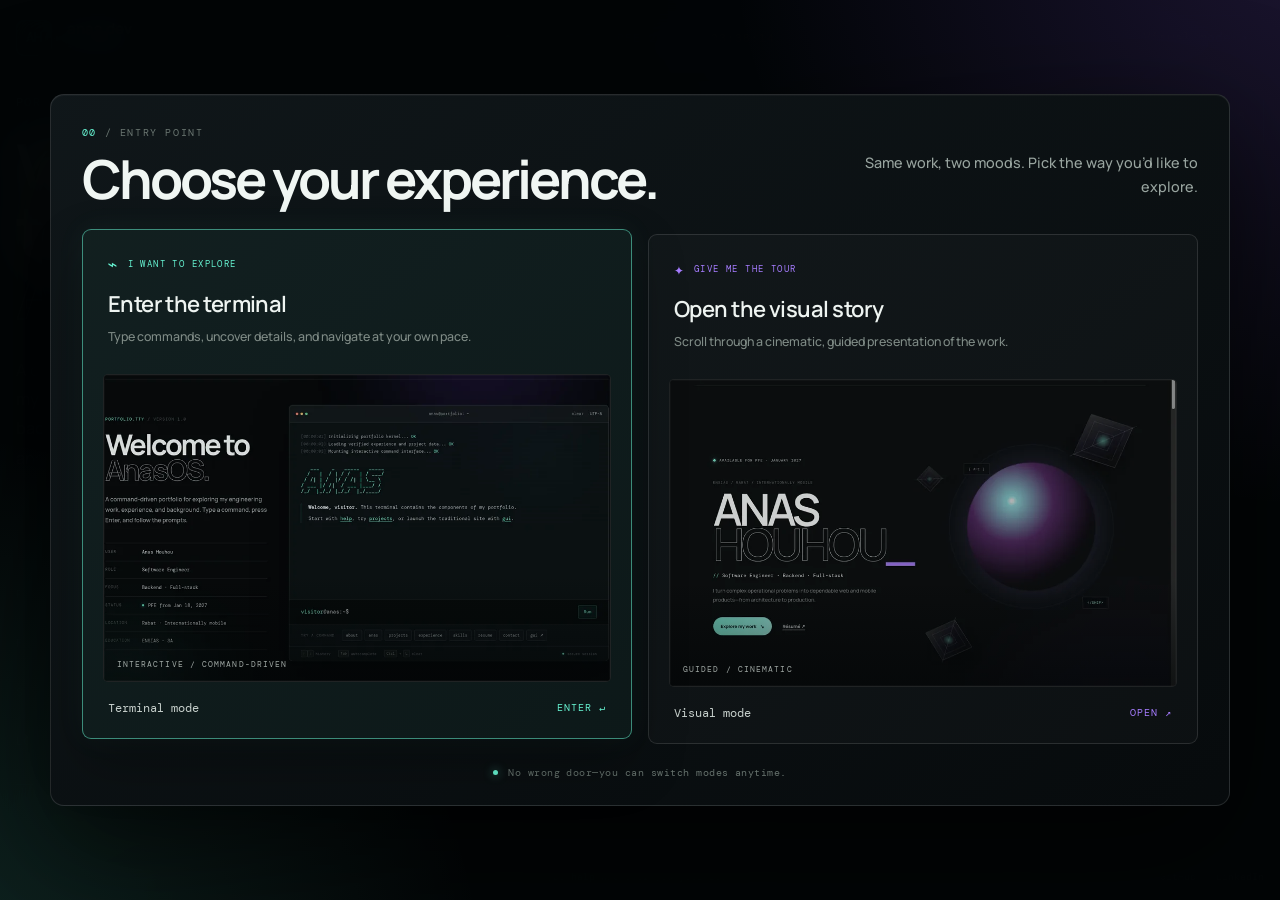
<file: index.html>
<!doctype html>
<html lang="en">
  <head>
    <meta charset="utf-8">
    <meta name="viewport" content="width=device-width, initial-scale=1">
    <meta name="description" content="Interactive terminal portfolio of Anas Houhou — ENSIAS software engineering student seeking a six-month PFE from January 2027.">
    <meta name="theme-color" content="#080b0d">
    <meta property="og:title" content="Anas Houhou — Interactive Terminal Portfolio">
    <meta property="og:description" content="Explore Anas Houhou’s software engineering work through an interactive terminal.">
    <meta property="og:type" content="website">
    <meta property="og:url" content="https://skur-the-plug.github.io/">
    <title>Anas Houhou — Terminal Portfolio</title>
    <link rel="icon" href="favicon.svg" type="image/svg+xml">
    <link rel="preconnect" href="https://fonts.googleapis.com">
    <link rel="preconnect" href="https://fonts.gstatic.com" crossorigin>
    <link href="https://fonts.googleapis.com/css2?family=DM+Mono:wght@300;400;500&family=Manrope:wght@500;600;700&display=swap" rel="stylesheet">
    <script>
      (() => {
        try {
          const mode = new URLSearchParams(window.location.search).get('mode');
          if (mode === 'terminal') sessionStorage.setItem('anas-portfolio-mode', 'terminal');
          if (!sessionStorage.getItem('anas-portfolio-mode')) document.documentElement.classList.add('mode-choice-open');
        } catch {
          document.documentElement.classList.add('mode-choice-open');
        }
      })();
    </script>
    <link rel="stylesheet" href="styles.css">
    <script src="script.js" defer></script>
  </head>
  <body>
    <a class="skip-link" href="#terminal-input">Skip to terminal</a>
    <div class="noise" aria-hidden="true"></div>
    <div class="glow glow-one" aria-hidden="true"></div>
    <div class="glow glow-two" aria-hidden="true"></div>

    <section class="mode-chooser" id="mode-chooser" role="dialog" aria-modal="true" aria-labelledby="mode-chooser-title" aria-describedby="mode-chooser-copy">
      <div class="mode-chooser-panel">
        <header class="mode-chooser-heading">
          <p><span>00</span> / ENTRY POINT</p>
          <h2 id="mode-chooser-title">Choose your experience.</h2>
          <p id="mode-chooser-copy">Same work, two moods. Pick the way you’d like to explore.</p>
        </header>

        <div class="mode-options">
          <a class="mode-option mode-option-terminal" href="?mode=terminal" data-mode-choice="terminal">
            <div class="mode-option-copy">
              <div><span>⌁</span><p>I WANT TO EXPLORE</p></div>
              <h3>Enter the terminal</h3>
              <p>Type commands, uncover details, and navigate at your own pace.</p>
            </div>
            <figure>
              <img src="assets/mode-terminal.webp" width="960" height="666" alt="Preview of the interactive terminal portfolio">
              <span aria-hidden="true">INTERACTIVE / COMMAND-DRIVEN</span>
            </figure>
            <div class="mode-option-action"><span>Terminal mode</span><b aria-hidden="true">ENTER ↵</b></div>
          </a>

          <a class="mode-option mode-option-visual" href="gui.html" data-mode-choice="visual">
            <div class="mode-option-copy">
              <div><span>✦</span><p>GIVE ME THE TOUR</p></div>
              <h3>Open the visual story</h3>
              <p>Scroll through a cinematic, guided presentation of the work.</p>
            </div>
            <figure>
              <img src="assets/mode-visual.webp" width="960" height="666" alt="Preview of the cinematic visual portfolio">
              <span aria-hidden="true">GUIDED / CINEMATIC</span>
            </figure>
            <div class="mode-option-action"><span>Visual mode</span><b aria-hidden="true">OPEN ↗</b></div>
          </a>
        </div>

        <p class="mode-chooser-note"><i aria-hidden="true"></i> No wrong door—you can switch modes anytime.</p>
      </div>
    </section>

    <header class="topbar">
      <a class="identity" href="/" aria-label="Anas Houhou terminal home">
        <span class="identity-mark">AH</span>
        <span class="identity-copy"><strong>anas.dev</strong><small>interactive portfolio</small></span>
      </a>
      <div class="system-meta" aria-label="System status">
        <span><i></i> AVAILABLE / PFE 2027</span>
        <span class="system-clock" id="clock">--:--:--</span>
      </div>
      <a class="gui-link" href="gui.html">Visual mode <span aria-hidden="true">↗</span></a>
    </header>

    <main class="page-shell">
      <section class="welcome" aria-labelledby="welcome-title">
        <div class="welcome-copy">
          <p class="overline"><span>PORTFOLIO.TTY</span> / VERSION 1.0</p>
          <h1 id="welcome-title">Welcome to<br><em>AnasOS.</em></h1>
          <p class="welcome-text">A command-driven portfolio for exploring my engineering work, experience, and background. Type a command, press Enter, and follow the prompts.</p>
        </div>
        <dl class="profile-facts">
          <div><dt>USER</dt><dd>Anas Houhou</dd></div>
          <div><dt>ROLE</dt><dd>Software Engineer</dd></div>
          <div><dt>FOCUS</dt><dd>Backend · Full-stack</dd></div>
          <div><dt>STATUS</dt><dd><i></i> PFE from Jan 18, 2027</dd></div>
          <div><dt>LOCATION</dt><dd>Rabat · Internationally mobile</dd></div>
          <div><dt>EDUCATION</dt><dd>ENSIAS · 3A</dd></div>
        </dl>
      </section>

      <section class="terminal" aria-label="Interactive portfolio terminal">
        <div class="terminal-chrome">
          <div class="window-dots" aria-hidden="true"><i></i><i></i><i></i></div>
          <span>anas@portfolio: ~</span>
          <div class="terminal-actions"><button type="button" data-command="clear">clear</button><span>UTF-8</span></div>
        </div>

        <div class="terminal-output" id="terminal-output" role="log" aria-live="polite" aria-relevant="additions">
          <div class="boot-block">
            <p><span class="dim">[00:00:01]</span> Initializing portfolio kernel... <strong class="ok">OK</strong></p>
            <p><span class="dim">[00:00:02]</span> Loading verified experience and project data... <strong class="ok">OK</strong></p>
            <p><span class="dim">[00:00:03]</span> Mounting interactive command interface... <strong class="ok">OK</strong></p>
          </div>
          <pre class="ascii" aria-label="Anas Houhou">   ___    _   _____   _____
  /   |  / | / /   | / ___/
 / /| | /  |/ / /| | \__ \
/ ___ |/ /|  / ___ |___/ /
/_/  |_/_/ |_/_/  |_/____/  </pre>
          <div class="system-welcome">
            <p><strong>Welcome, visitor.</strong> This terminal contains the components of my portfolio.</p>
            <p>Start with <button class="inline-command" type="button" data-command="help">help</button>, try <button class="inline-command" type="button" data-command="projects">projects</button>, or launch the traditional site with <button class="inline-command" type="button" data-command="gui">gui</button>.</p>
          </div>
        </div>

        <form class="terminal-form" id="terminal-form" autocomplete="off">
          <label for="terminal-input"><span>visitor</span>@anas:~$</label>
          <input id="terminal-input" name="command" type="text" inputmode="text" autocapitalize="off" autocomplete="off" spellcheck="false" aria-describedby="input-hint">
          <span class="input-cursor" aria-hidden="true"></span>
          <button type="submit">Run</button>
        </form>

        <div class="command-deck" id="input-hint">
          <span>TRY A COMMAND</span>
          <div>
            <button type="button" data-command="about">about</button>
            <button type="button" data-command="anas">anas</button>
            <button type="button" data-command="projects">projects</button>
            <button type="button" data-command="experience">experience</button>
            <button type="button" data-command="skills">skills</button>
            <button type="button" data-command="resume">resume</button>
            <button type="button" data-command="contact">contact</button>
            <button type="button" data-command="gui">gui ↗</button>
          </div>
        </div>

        <div class="terminal-footer">
          <span><kbd>↑</kbd><kbd>↓</kbd> history</span>
          <span><kbd>Tab</kbd> autocomplete</span>
          <span><kbd>Ctrl</kbd> + <kbd>L</kbd> clear</span>
          <span class="connection"><i></i> secure session</span>
        </div>
      </section>
    </main>

    <dialog class="identity-probe" id="identity-probe" aria-labelledby="probe-title">
      <div class="probe-shell">
        <header class="probe-header">
          <div><i aria-hidden="true"></i><span>IDENTITY_PROBE.EXE</span></div>
          <span class="probe-live"><i aria-hidden="true"></i> LIVE LOOP</span>
          <button class="probe-close" id="probe-close" type="button" aria-label="Close identity probe">ESC&nbsp; ×</button>
        </header>

        <div class="probe-grid">
          <div class="probe-visual">
            <video id="anas-ascii-video" muted loop playsinline preload="none" data-poster="assets/anas-ascii-poster.jpg" aria-label="Rotating ASCII portrait of Anas Houhou">
              <source data-src="assets/anas-ascii.mp4" type="video/mp4">
            </video>
            <span class="probe-tint" aria-hidden="true"></span>
            <span class="probe-scan" aria-hidden="true"></span>
            <span class="probe-corner probe-corner-tl" aria-hidden="true"></span>
            <span class="probe-corner probe-corner-tr" aria-hidden="true"></span>
            <span class="probe-corner probe-corner-bl" aria-hidden="true"></span>
            <span class="probe-corner probe-corner-br" aria-hidden="true"></span>
            <span class="probe-axis" aria-hidden="true">Y-AXIS / 360°</span>
            <span class="probe-frame-count" id="probe-frame-count" aria-hidden="true">FRAME 000</span>
          </div>

          <aside class="probe-profile">
            <p class="probe-overline">PERSONNEL RECORD / 01</p>
            <h2 id="probe-title">ANAS<br>HOUHOU</h2>
            <p class="probe-intro">The face behind the terminal. Software engineering student at ENSIAS, building backend and full-stack systems from requirements to production.</p>
            <dl>
              <div><dt>CLASS</dt><dd>SOFTWARE ENG.</dd></div>
              <div><dt>BASE</dt><dd>RABAT, MA</dd></div>
              <div><dt>RENDER</dt><dd>ASCII / 30 FPS</dd></div>
              <div><dt>ROTATION</dt><dd>VERTICAL AXIS</dd></div>
              <div><dt>STATUS</dt><dd class="success">AVAILABLE · PFE 2027</dd></div>
            </dl>
            <div class="probe-wave" aria-hidden="true"><i></i><i></i><i></i><i></i><i></i><i></i><i></i><i></i><i></i><i></i><i></i><i></i></div>
            <div class="probe-controls">
              <button id="probe-toggle" type="button">PAUSE STREAM</button>
              <button id="probe-return" type="button">RETURN TO TERMINAL</button>
            </div>
          </aside>
        </div>
      </div>
    </dialog>

    <footer class="site-footer">
      <span>© <span id="year"></span> Anas Houhou</span>
      <span>Type <button type="button" data-command="help">help</button> whenever you feel lost.</span>
      <div><a href="https://github.com/skur-the-plug" target="_blank" rel="noopener">GitHub</a><a href="https://ma.linkedin.com/in/anas-houhou-27b7081b3/" target="_blank" rel="noopener">LinkedIn</a></div>
    </footer>
  </body>
</html>
</file>
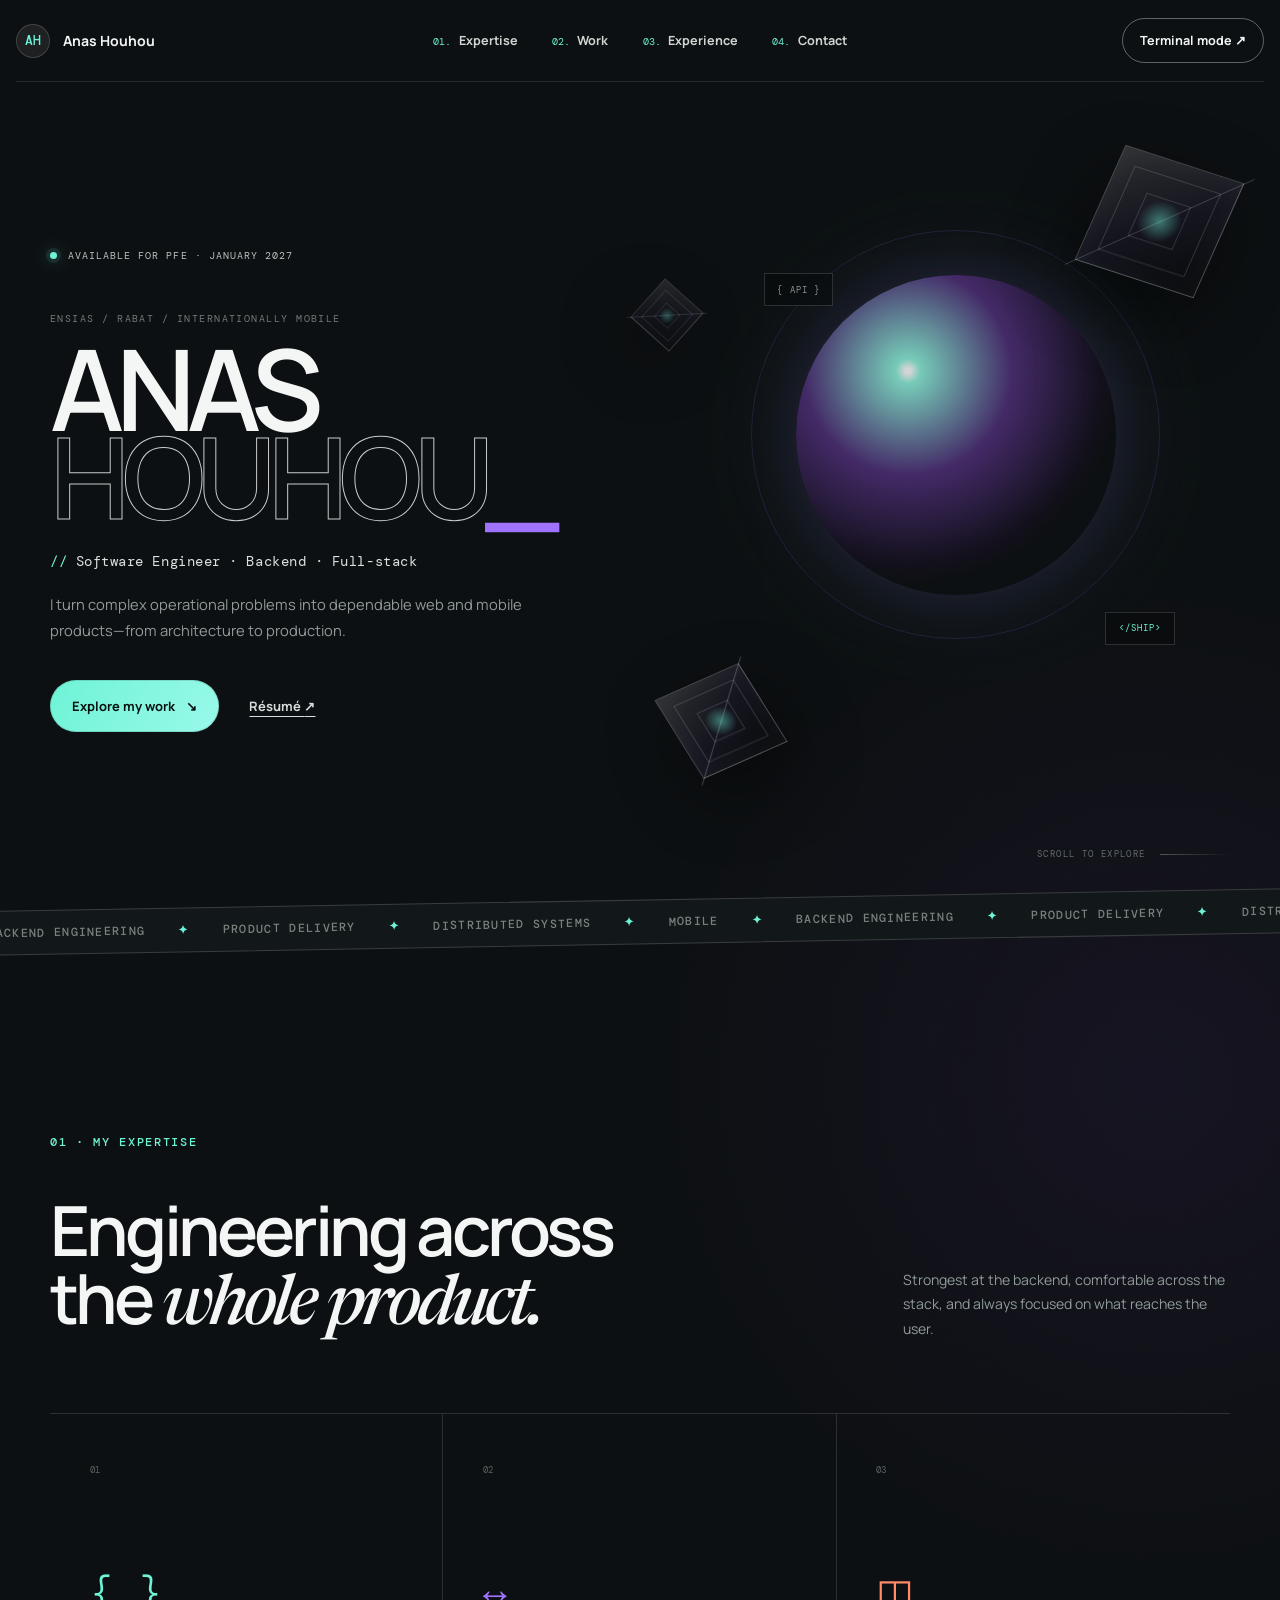
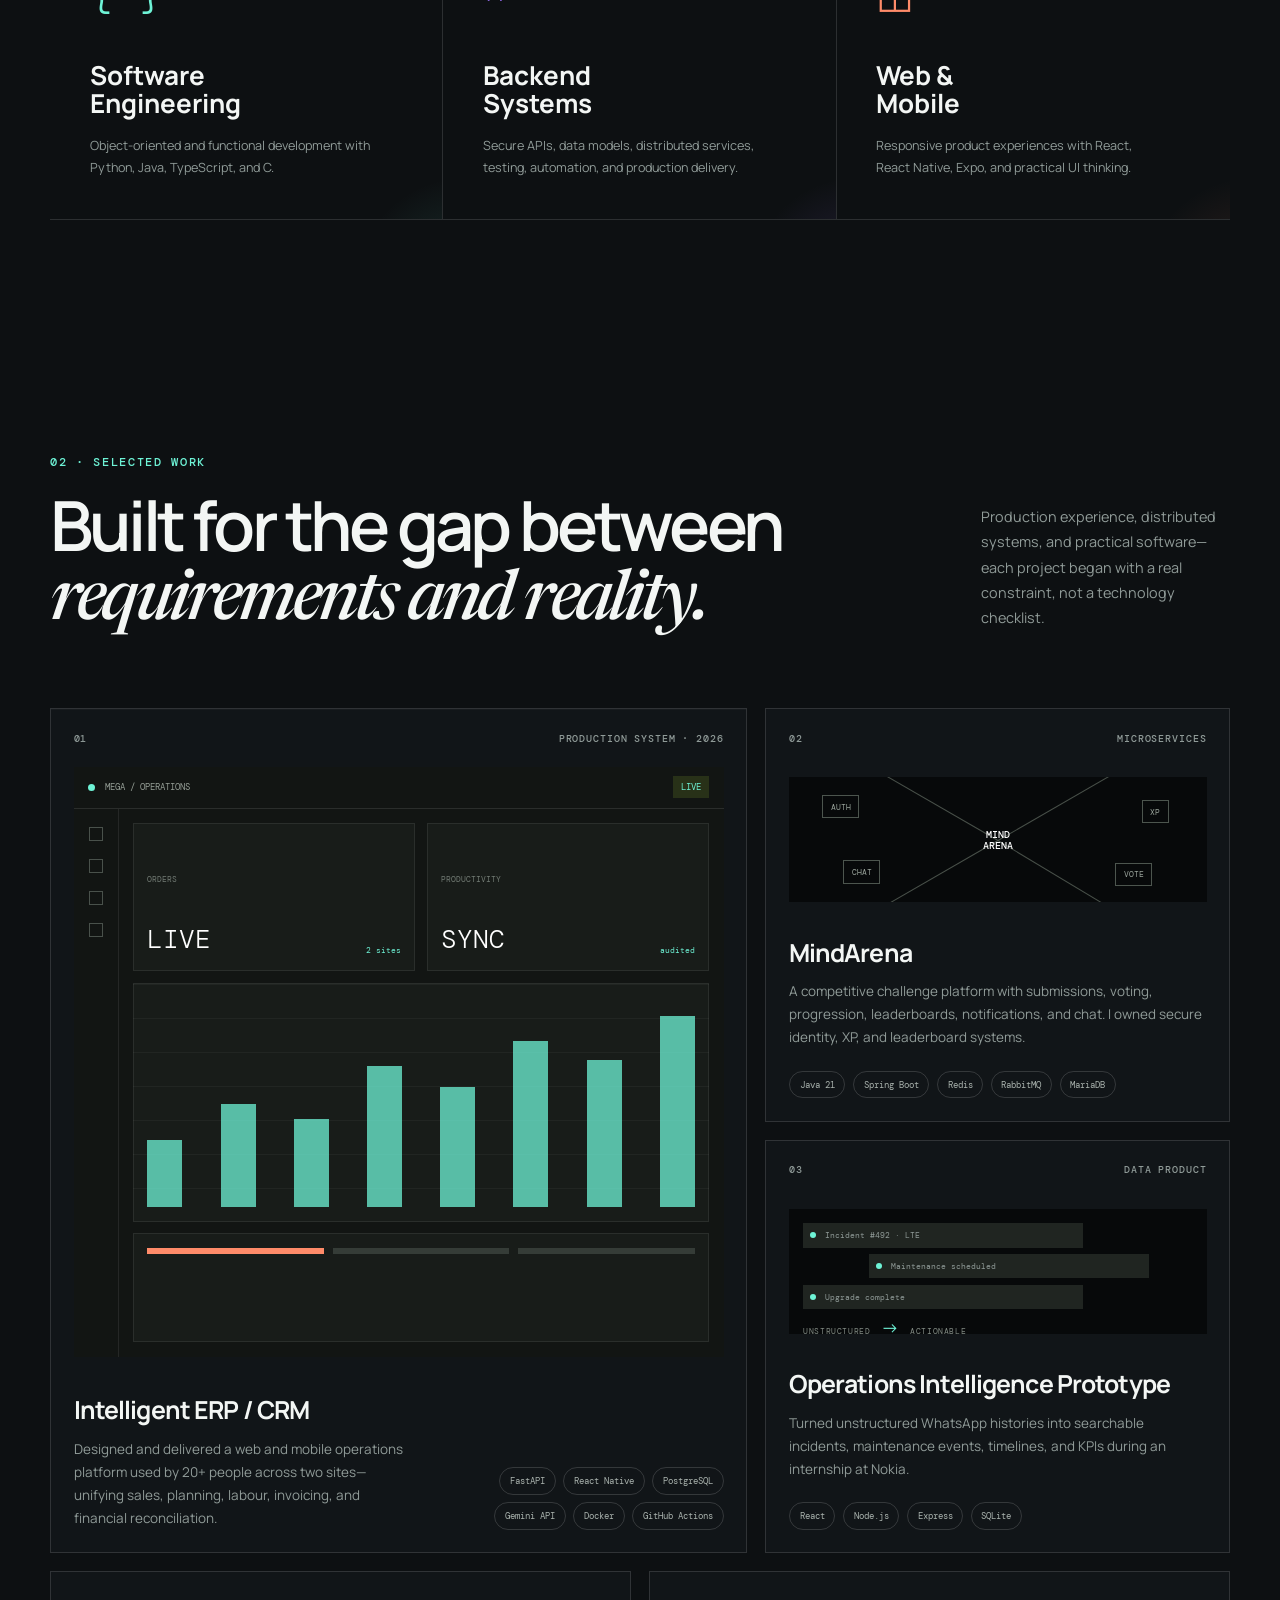
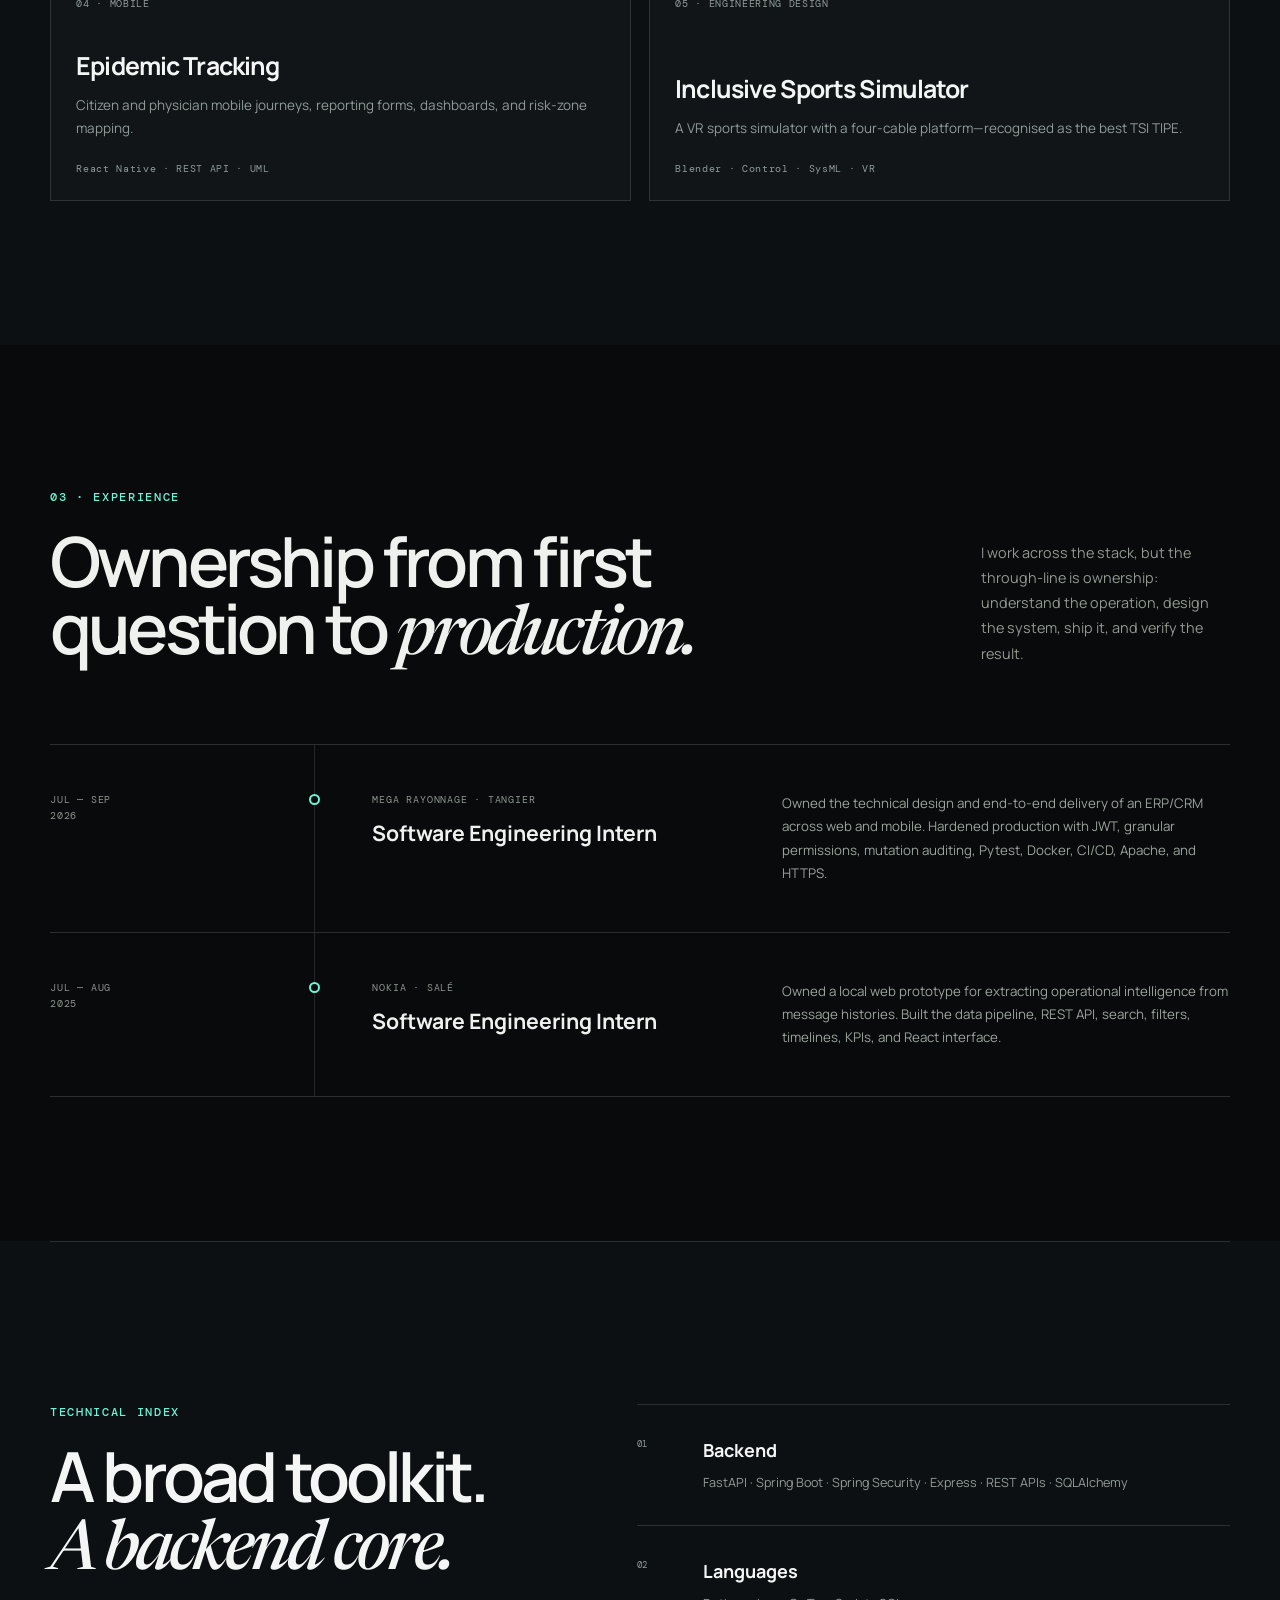
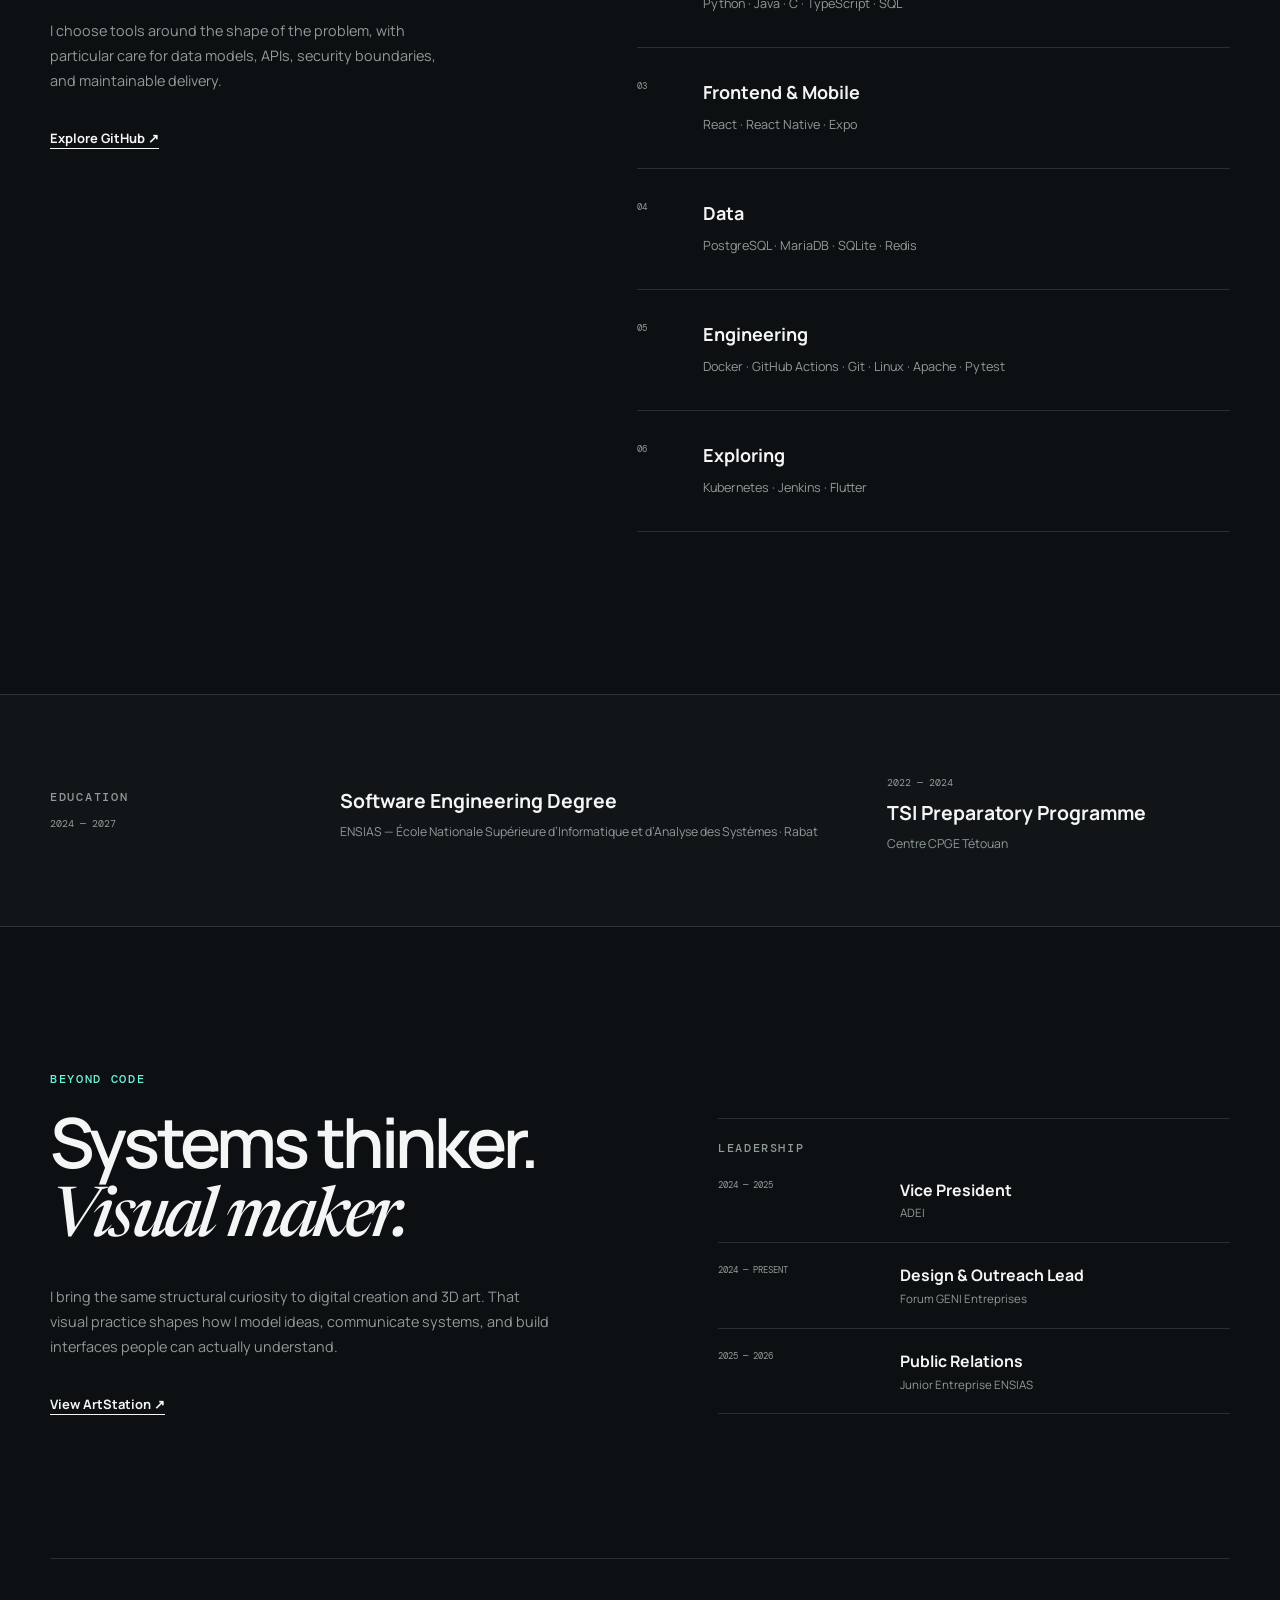
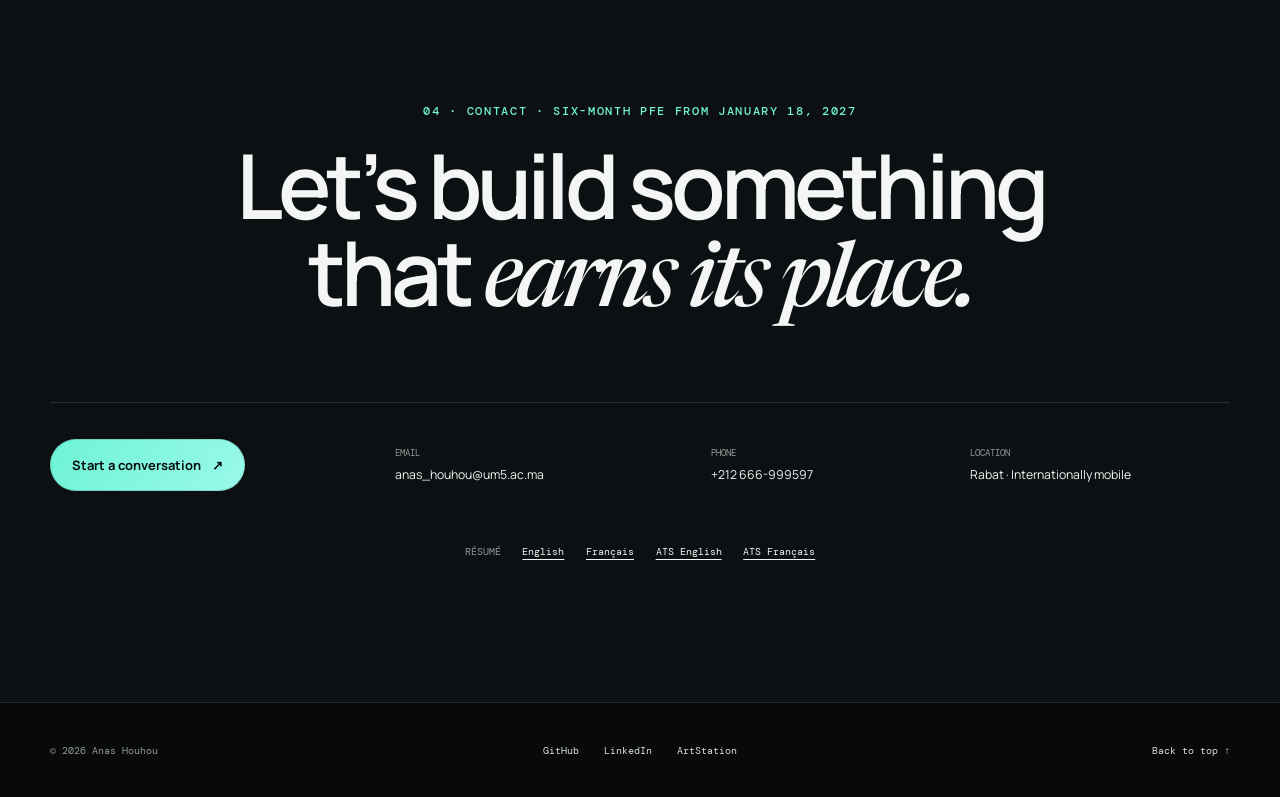
<file: gui.html>
<!doctype html>
<html lang="en">
  <head>
    <meta charset="utf-8">
    <meta name="viewport" content="width=device-width, initial-scale=1">
    <meta name="description" content="Anas Houhou — ENSIAS software engineering student building reliable backend, full-stack, and mobile products. Available for a six-month PFE from January 2027.">
    <meta name="theme-color" content="#0b0d0c">
    <meta property="og:title" content="Anas Houhou — Software Engineer">
    <meta property="og:description" content="Backend and full-stack engineer. ENSIAS · Available for a six-month PFE from January 2027.">
    <meta property="og:type" content="website">
    <meta property="og:url" content="https://skur-the-plug.github.io/gui.html">
    <title>Anas Houhou — Visual Portfolio</title>
    <link rel="icon" href="favicon.svg" type="image/svg+xml">
    <link rel="preconnect" href="https://fonts.googleapis.com">
    <link rel="preconnect" href="https://fonts.gstatic.com" crossorigin>
    <link href="https://fonts.googleapis.com/css2?family=DM+Mono:wght@300;400;500&family=Manrope:wght@400;500;600;700&family=Newsreader:ital,opsz,wght@1,6..72,500&display=swap" rel="stylesheet">
    <link rel="stylesheet" href="gui.css">
    <script src="gui.js" defer></script>
  </head>
  <body>
    <a class="skip-link" href="#main">Skip to content</a>

    <header class="site-header">
      <a class="brand" href="#top" aria-label="Anas Houhou, home">
        <span class="brand-mark">AH</span>
        <span>Anas Houhou</span>
      </a>
      <button class="menu-toggle" type="button" aria-expanded="false" aria-controls="main-nav">Menu</button>
      <nav id="main-nav" aria-label="Primary navigation">
        <a href="#expertise"><span>01.</span> Expertise</a>
        <a href="#work"><span>02.</span> Work</a>
        <a href="#experience"><span>03.</span> Experience</a>
        <a href="#contact"><span>04.</span> Contact</a>
      </nav>
      <a class="header-cta" href="index.html">Terminal mode <span aria-hidden="true">↗</span></a>
    </header>

    <main id="main">
      <section class="hero section-shell" id="top">
        <div class="hero-copy reveal">
          <div class="hero-status"><i aria-hidden="true"></i> Available for PFE · January 2027</div>
          <p class="hero-overline">ENSIAS / RABAT / INTERNATIONALLY MOBILE</p>
          <h1><span>ANAS</span><span>HOUHOU<span class="cursor">_</span></span></h1>
          <p class="hero-role"><span>//</span> Software Engineer · Backend · Full-stack</p>
          <p class="hero-intro">I turn complex operational problems into dependable web and mobile products—from architecture to production.</p>
          <div class="hero-actions">
            <a class="button button-primary" href="#work">Explore my work <span aria-hidden="true">↘</span></a>
            <a class="text-link" href="Cv_EN.pdf" target="_blank" rel="noopener">Résumé <span aria-hidden="true">↗</span></a>
          </div>
        </div>
        <div class="hero-scene" aria-hidden="true">
          <div class="orb"></div>
          <div class="cube cube-one"><i></i><b></b></div>
          <div class="cube cube-two"><i></i><b></b></div>
          <div class="cube cube-three"><i></i><b></b></div>
          <div class="code-fragment fragment-one">{ API }</div>
          <div class="code-fragment fragment-two">&lt;/SHIP&gt;</div>
        </div>
        <div class="hero-scroll"><span>SCROLL TO EXPLORE</span><i></i></div>
      </section>

      <div class="ticker" aria-hidden="true">
        <div class="ticker-track">
          <span>BACKEND ENGINEERING</span><b>✦</b><span>PRODUCT DELIVERY</span><b>✦</b><span>DISTRIBUTED SYSTEMS</span><b>✦</b><span>MOBILE</span><b>✦</b>
          <span>BACKEND ENGINEERING</span><b>✦</b><span>PRODUCT DELIVERY</span><b>✦</b><span>DISTRIBUTED SYSTEMS</span><b>✦</b><span>MOBILE</span><b>✦</b>
        </div>
      </div>

      <section class="expertise section-shell" id="expertise">
        <header class="expertise-heading reveal">
          <p class="kicker">01 · My expertise</p>
          <h2>Engineering across<br>the <em>whole product.</em></h2>
          <p>Strongest at the backend, comfortable across the stack, and always focused on what reaches the user.</p>
        </header>
        <div class="expertise-grid">
          <article class="expertise-card reveal">
            <span class="expertise-number">01</span>
            <div class="expertise-icon">{ }</div>
            <h3>Software<br>Engineering</h3>
            <p>Object-oriented and functional development with Python, Java, TypeScript, and C.</p>
          </article>
          <article class="expertise-card reveal">
            <span class="expertise-number">02</span>
            <div class="expertise-icon">↔</div>
            <h3>Backend<br>Systems</h3>
            <p>Secure APIs, data models, distributed services, testing, automation, and production delivery.</p>
          </article>
          <article class="expertise-card reveal">
            <span class="expertise-number">03</span>
            <div class="expertise-icon">◫</div>
            <h3>Web &amp;<br>Mobile</h3>
            <p>Responsive product experiences with React, React Native, Expo, and practical UI thinking.</p>
          </article>
        </div>
      </section>

      <section class="work section-shell" id="work">
        <header class="section-heading reveal">
          <div>
            <p class="kicker">02 · Selected work</p>
            <h2>Built for the gap between<br><em>requirements and reality.</em></h2>
          </div>
          <p>Production experience, distributed systems, and practical software—each project began with a real constraint, not a technology checklist.</p>
        </header>

        <div class="project-grid">
          <article class="project project-featured reveal">
            <div class="project-index"><span>01</span><span>PRODUCTION SYSTEM · 2026</span></div>
            <div class="erp-visual" aria-label="Illustration of the ERP workflow">
              <div class="erp-nav"><i></i><span>MEGA / OPERATIONS</span><b>LIVE</b></div>
              <div class="erp-body">
                <div class="erp-sidebar"><i></i><i></i><i></i><i></i></div>
                <div class="erp-dashboard">
                  <div class="erp-stat"><span>ORDERS</span><strong>LIVE</strong><small>2 sites</small></div>
                  <div class="erp-stat"><span>PRODUCTIVITY</span><strong>SYNC</strong><small>audited</small></div>
                  <div class="erp-chart"><span></span><span></span><span></span><span></span><span></span><span></span><span></span><span></span></div>
                  <div class="erp-feed"><i></i><i></i><i></i></div>
                </div>
              </div>
            </div>
            <div class="project-copy">
              <div>
                <h3>Intelligent ERP / CRM</h3>
                <p>Designed and delivered a web and mobile operations platform used by 20+ people across two sites—unifying sales, planning, labour, invoicing, and financial reconciliation.</p>
              </div>
              <ul class="tags" aria-label="Technologies used">
                <li>FastAPI</li><li>React Native</li><li>PostgreSQL</li><li>Gemini API</li><li>Docker</li><li>GitHub Actions</li>
              </ul>
            </div>
          </article>

          <article class="project project-secondary reveal">
            <div class="project-index"><span>02</span><span>MICROSERVICES</span></div>
            <div class="micro-visual" aria-hidden="true">
              <span class="node node-a">AUTH</span><span class="node node-b">XP</span><span class="node node-c">CHAT</span><span class="node node-d">VOTE</span>
              <i class="line line-a"></i><i class="line line-b"></i><i class="line line-c"></i><i class="line line-d"></i>
              <strong>MIND<br>ARENA</strong>
            </div>
            <h3>MindArena</h3>
            <p>A competitive challenge platform with submissions, voting, progression, leaderboards, notifications, and chat. I owned secure identity, XP, and leaderboard systems.</p>
            <ul class="tags"><li>Java 21</li><li>Spring Boot</li><li>Redis</li><li>RabbitMQ</li><li>MariaDB</li></ul>
          </article>

          <article class="project project-secondary reveal">
            <div class="project-index"><span>03</span><span>DATA PRODUCT</span></div>
            <div class="message-visual" aria-hidden="true">
              <div><i></i><p>Incident #492 · LTE</p></div><div><i></i><p>Maintenance scheduled</p></div><div><i></i><p>Upgrade complete</p></div>
              <span>UNSTRUCTURED</span><b>→</b><span>ACTIONABLE</span>
            </div>
            <h3>Operations Intelligence Prototype</h3>
            <p>Turned unstructured WhatsApp histories into searchable incidents, maintenance events, timelines, and KPIs during an internship at Nokia.</p>
            <ul class="tags"><li>React</li><li>Node.js</li><li>Express</li><li>SQLite</li></ul>
          </article>
        </div>

        <div class="more-work">
          <article class="compact-project reveal">
            <span>04 · MOBILE</span>
            <h3>Epidemic Tracking</h3>
            <p>Citizen and physician mobile journeys, reporting forms, dashboards, and risk-zone mapping.</p>
            <div>React Native · REST API · UML</div>
          </article>
          <article class="compact-project reveal">
            <span>05 · ENGINEERING DESIGN</span>
            <h3>Inclusive Sports Simulator</h3>
            <p>A VR sports simulator with a four-cable platform—recognised as the best TSI TIPE.</p>
            <div>Blender · Control · SysML · VR</div>
          </article>
        </div>
      </section>

      <section class="experience" id="experience">
        <div class="section-shell">
          <header class="section-heading light reveal">
            <div><p class="kicker">03 · Experience</p><h2>Ownership from first<br>question to <em>production.</em></h2></div>
            <p>I work across the stack, but the through-line is ownership: understand the operation, design the system, ship it, and verify the result.</p>
          </header>

          <div class="timeline">
            <article class="timeline-row reveal">
              <div class="timeline-date">JUL — SEP<br>2026</div>
              <div class="timeline-marker"><i></i></div>
              <div><p>MEGA RAYONNAGE · TANGIER</p><h3>Software Engineering Intern</h3></div>
              <div class="timeline-description">Owned the technical design and end-to-end delivery of an ERP/CRM across web and mobile. Hardened production with JWT, granular permissions, mutation auditing, Pytest, Docker, CI/CD, Apache, and HTTPS.</div>
            </article>
            <article class="timeline-row reveal">
              <div class="timeline-date">JUL — AUG<br>2025</div>
              <div class="timeline-marker"><i></i></div>
              <div><p>NOKIA · SALÉ</p><h3>Software Engineering Intern</h3></div>
              <div class="timeline-description">Owned a local web prototype for extracting operational intelligence from message histories. Built the data pipeline, REST API, search, filters, timelines, KPIs, and React interface.</div>
            </article>
          </div>
        </div>
      </section>

      <section class="capabilities section-shell" id="capabilities">
        <div class="capability-intro reveal">
          <p class="kicker">Technical index</p>
          <h2>A broad toolkit.<br><em>A backend core.</em></h2>
          <p>I choose tools around the shape of the problem, with particular care for data models, APIs, security boundaries, and maintainable delivery.</p>
          <a class="text-link" href="https://github.com/skur-the-plug" target="_blank" rel="noopener">Explore GitHub <span aria-hidden="true">↗</span></a>
        </div>
        <div class="capability-list reveal">
          <article><span>01</span><div><h3>Backend</h3><p>FastAPI · Spring Boot · Spring Security · Express · REST APIs · SQLAlchemy</p></div></article>
          <article><span>02</span><div><h3>Languages</h3><p>Python · Java · C · TypeScript · SQL</p></div></article>
          <article><span>03</span><div><h3>Frontend & Mobile</h3><p>React · React Native · Expo</p></div></article>
          <article><span>04</span><div><h3>Data</h3><p>PostgreSQL · MariaDB · SQLite · Redis</p></div></article>
          <article><span>05</span><div><h3>Engineering</h3><p>Docker · GitHub Actions · Git · Linux · Apache · Pytest</p></div></article>
          <article><span>06</span><div><h3>Exploring</h3><p>Kubernetes · Jenkins · Flutter</p></div></article>
        </div>
      </section>

      <section class="education">
        <div class="section-shell education-grid reveal">
          <div><p class="kicker">Education</p><span>2024 — 2027</span></div>
          <div><h3>Software Engineering Degree</h3><p>ENSIAS — École Nationale Supérieure d’Informatique et d’Analyse des Systèmes · Rabat</p></div>
          <div><span>2022 — 2024</span><h3>TSI Preparatory Programme</h3><p>Centre CPGE Tétouan</p></div>
        </div>
      </section>

      <section class="beyond section-shell">
        <div class="beyond-copy reveal">
          <p class="kicker">Beyond code</p>
          <h2>Systems thinker.<br><em>Visual maker.</em></h2>
          <p>I bring the same structural curiosity to digital creation and 3D art. That visual practice shapes how I model ideas, communicate systems, and build interfaces people can actually understand.</p>
          <a class="text-link" href="https://www.artstation.com/skurdaplug" target="_blank" rel="noopener">View ArtStation <span aria-hidden="true">↗</span></a>
        </div>
        <div class="leadership reveal">
          <p class="kicker">Leadership</p>
          <article><span>2024 — 2025</span><h3>Vice President</h3><p>ADEI</p></article>
          <article><span>2024 — PRESENT</span><h3>Design & Outreach Lead</h3><p>Forum GENI Entreprises</p></article>
          <article><span>2025 — 2026</span><h3>Public Relations</h3><p>Junior Entreprise ENSIAS</p></article>
        </div>
      </section>

      <section class="contact section-shell reveal" id="contact">
        <p class="kicker">04 · Contact · Six-month PFE from January 18, 2027</p>
        <h2>Let’s build something<br>that <em>earns its place.</em></h2>
        <div class="contact-grid">
          <a class="button button-primary" href="mailto:anas_houhou@um5.ac.ma">Start a conversation <span aria-hidden="true">↗</span></a>
          <div><span>Email</span><a href="mailto:anas_houhou@um5.ac.ma">anas_houhou@um5.ac.ma</a></div>
          <div><span>Phone</span><a href="tel:+212666999597">+212 666-999597</a></div>
          <div><span>Location</span><p>Rabat · Internationally mobile</p></div>
        </div>
        <div class="cv-links">
          <span>RÉSUMÉ</span>
          <a href="Cv_EN.pdf" download="Anas-Houhou-CV-EN.pdf">English</a>
          <a href="Cv.pdf" download="Anas-Houhou-CV-FR.pdf">Français</a>
          <a href="Cv_ATS_EN.pdf" download="Anas-Houhou-CV-ATS-EN.pdf">ATS English</a>
          <a href="Cv_ATS_FR.pdf" download="Anas-Houhou-CV-ATS-FR.pdf">ATS Français</a>
        </div>
      </section>
    </main>

    <footer>
      <div class="section-shell footer-inner">
        <span>© <span id="year"></span> Anas Houhou</span>
        <div><a href="https://github.com/skur-the-plug" target="_blank" rel="noopener">GitHub</a><a href="https://ma.linkedin.com/in/anas-houhou-27b7081b3/" target="_blank" rel="noopener">LinkedIn</a><a href="https://www.artstation.com/skurdaplug" target="_blank" rel="noopener">ArtStation</a></div>
        <a href="#top">Back to top ↑</a>
      </div>
    </footer>
  </body>
</html>
</file>
<file: styles.css>
:root {
  --bg: #070a0c;
  --panel: rgba(12, 17, 20, .88);
  --panel-solid: #0c1114;
  --panel-2: #11181c;
  --text: #e8efec;
  --muted: #7d8985;
  --faint: #46504d;
  --line: rgba(184, 212, 202, .14);
  --accent: #66f3d1;
  --accent-rgb: 102, 243, 209;
  --violet: #a67cff;
  --orange: #ff9a76;
  --mono: "DM Mono", monospace;
  --sans: "Manrope", sans-serif;
}

* { box-sizing: border-box; }
html { height: 100%; overflow: hidden; scroll-behavior: smooth; font-size: 20px; }
body { height: 100vh; height: 100dvh; min-height: 0; margin: 0; overflow: hidden; display: grid; grid-template-rows: 76px minmax(0, 1fr) 48px; background: var(--bg); color: var(--text); font-family: var(--mono); overscroll-behavior: none; }
button, input { font: inherit; }
button, a { -webkit-tap-highlight-color: transparent; }
a { color: inherit; }
::selection { background: rgba(var(--accent-rgb), .28); color: white; }

.skip-link { position: fixed; z-index: 100; top: -5rem; left: 1rem; padding: .7rem 1rem; background: var(--accent); color: #04110e; }
.skip-link:focus { top: 1rem; }
.noise { position: fixed; z-index: -1; inset: 0; pointer-events: none; opacity: .18; background-image: radial-gradient(rgba(255,255,255,.13) .55px, transparent .55px); background-size: 7px 7px; mask-image: linear-gradient(120deg, black, transparent 70%); }
.glow { position: fixed; z-index: -2; border-radius: 50%; filter: blur(100px); pointer-events: none; }
.glow-one { width: 26rem; height: 26rem; top: -13rem; right: 8%; background: rgba(73, 38, 132, .24); }
.glow-two { width: 21rem; height: 21rem; bottom: -10rem; left: -7rem; background: rgba(var(--accent-rgb), .1); }

html.mode-choice-open, html.mode-choice-open body { overflow: hidden; }
.mode-chooser { position: fixed; z-index: 500; inset: 0; display: none; place-items: center; overflow-x: hidden; overflow-y: auto; padding: 1.2rem; background: radial-gradient(circle at 105% -12%, rgba(142,92,238,.2), transparent 31rem), radial-gradient(circle at -7% 112%, rgba(var(--accent-rgb), .14), transparent 29rem), rgba(3,6,7,.96); backdrop-filter: blur(22px) saturate(.75); }
html.mode-choice-open .mode-chooser { display: grid; animation: mode-backdrop-in .45s ease both; }
.mode-chooser.is-leaving { animation: mode-backdrop-out .32s ease both; }
@keyframes mode-backdrop-in { from { opacity: 0; } }
@keyframes mode-backdrop-out { to { opacity: 0; } }
.mode-chooser-panel { width: min(1180px, 100%); padding: clamp(1.2rem, 2.4vw, 2.2rem); border: 1px solid rgba(255,255,255,.12); border-radius: 14px; background: linear-gradient(145deg, rgba(16,23,26,.98), rgba(7,11,13,.98)); box-shadow: 0 40px 120px rgba(0,0,0,.62), inset 0 1px rgba(255,255,255,.035); animation: mode-panel-in .55s cubic-bezier(.2,.75,.2,1) both; }
@keyframes mode-panel-in { from { opacity: 0; transform: translateY(16px) scale(.985); } }
.mode-chooser-heading { display: grid; grid-template-columns: 1fr auto; align-items: end; gap: .6rem 2rem; margin-bottom: 1.5rem; }
.mode-chooser-heading > p:first-child { grid-column: 1 / -1; margin: 0; color: #697570; font-size: .5rem; letter-spacing: .16em; }
.mode-chooser-heading > p:first-child span { color: var(--accent); }
.mode-chooser-heading h2 { margin: 0; color: #f0f6f3; font: 700 clamp(2rem, 4.2vw, 4.1rem)/.95 var(--sans); letter-spacing: -.055em; }
.mode-chooser-heading > p:last-child { max-width: 390px; margin: 0 0 .25rem; color: #98a49f; font: 500 .72rem/1.65 var(--sans); text-align: right; }
.mode-options { display: grid; grid-template-columns: repeat(2, minmax(0, 1fr)); gap: .8rem; }
.mode-option { position: relative; overflow: hidden; padding: 1rem; border: 1px solid rgba(255,255,255,.12); border-radius: 9px; background: rgba(255,255,255,.025); color: inherit; text-decoration: none; transition: transform .3s ease, border-color .3s ease, background .3s ease, box-shadow .3s ease; }
.mode-option:hover, .mode-option:focus-visible { z-index: 1; transform: translateY(-5px); border-color: rgba(var(--accent-rgb), .52); background: rgba(var(--accent-rgb), .045); box-shadow: 0 24px 54px rgba(0,0,0,.28), 0 0 30px rgba(var(--accent-rgb), .055); outline: 0; }
.mode-option-visual:hover, .mode-option-visual:focus-visible { border-color: rgba(166,124,255,.62); background: rgba(166,124,255,.045); box-shadow: 0 24px 54px rgba(0,0,0,.28), 0 0 30px rgba(166,124,255,.07); }
.mode-option-copy { min-height: 124px; padding: .2rem .25rem .9rem; }
.mode-option-copy > div { display: flex; align-items: center; gap: .5rem; margin-bottom: .7rem; color: var(--accent); }
.mode-option-visual .mode-option-copy > div { color: var(--violet); }
.mode-option-copy > div span { font-size: .82rem; }
.mode-option-copy > div p { margin: 0; font-size: .47rem; letter-spacing: .15em; }
.mode-option h3 { margin: 0 0 .42rem; color: #eef4f1; font: 600 1.1rem var(--sans); letter-spacing: -.025em; }
.mode-option-copy > p { max-width: 430px; margin: 0; color: #7f8b86; font: 500 .62rem/1.55 var(--sans); }
.mode-option figure { position: relative; aspect-ratio: 16 / 9.7; margin: 0; overflow: hidden; border: 1px solid rgba(255,255,255,.1); border-radius: 5px; background: #070a0b; }
.mode-option figure::after { content: ""; position: absolute; inset: 0; pointer-events: none; background: linear-gradient(to top, rgba(2,5,6,.58), transparent 35%); box-shadow: inset 0 0 0 1px rgba(255,255,255,.025); }
.mode-option img { width: 100%; height: 100%; display: block; object-fit: cover; filter: saturate(.84) brightness(.84); transition: transform .55s cubic-bezier(.2,.7,.2,1), filter .4s ease; }
.mode-option:hover img, .mode-option:focus-visible img { transform: scale(1.025); filter: saturate(1) brightness(.92); }
.mode-option figure > span { position: absolute; z-index: 2; left: .65rem; bottom: .55rem; color: rgba(230,240,235,.68); font-size: .42rem; letter-spacing: .13em; }
.mode-option-action { display: flex; justify-content: space-between; align-items: center; padding: .9rem .25rem .1rem; }
.mode-option-action span { color: #c8d1cd; font-size: .6rem; }
.mode-option-action b { color: var(--accent); font-size: .5rem; font-weight: 400; letter-spacing: .1em; }
.mode-option-visual .mode-option-action b { color: var(--violet); }
.mode-chooser-note { display: flex; justify-content: center; align-items: center; gap: .5rem; margin: 1.1rem 0 -.25rem; color: #66726d; font-size: .48rem; letter-spacing: .05em; }
.mode-chooser-note i { width: 5px; height: 5px; border-radius: 50%; background: var(--accent); box-shadow: 0 0 10px rgba(var(--accent-rgb), .6); }

.topbar { width: min(1520px, calc(100% - 32px)); height: 76px; margin-inline: auto; display: grid; grid-template-columns: 1fr auto 1fr; align-items: center; border-bottom: 1px solid var(--line); }
.identity { display: flex; align-items: center; gap: .75rem; width: max-content; text-decoration: none; }
.identity-mark { display: grid; width: 36px; height: 36px; place-items: center; border: 1px solid rgba(var(--accent-rgb), .32); border-radius: 8px; background: rgba(var(--accent-rgb), .06); color: var(--accent); font-size: .68rem; box-shadow: inset 0 0 18px rgba(var(--accent-rgb), .04); }
.identity-copy { display: grid; gap: .18rem; }
.identity-copy strong { font: 600 .75rem var(--sans); }
.identity-copy small { color: var(--muted); font-size: .53rem; text-transform: uppercase; letter-spacing: .12em; }
.system-meta { display: flex; align-items: center; gap: 1.5rem; color: var(--muted); font-size: .54rem; letter-spacing: .09em; }
.system-meta span:first-child { display: flex; align-items: center; gap: .5rem; }
.system-meta i, .profile-facts dd i, .connection i { width: 6px; height: 6px; border-radius: 50%; background: var(--accent); box-shadow: 0 0 12px rgba(var(--accent-rgb), .7); }
.system-clock { color: #bdc7c3; }
.gui-link { justify-self: end; padding: .65rem .8rem; border: 1px solid var(--line); border-radius: 5px; color: #cbd3d0; font-size: .64rem; text-decoration: none; transition: border-color .2s, color .2s, background .2s; }
.gui-link:hover { border-color: rgba(var(--accent-rgb), .4); background: rgba(var(--accent-rgb), .06); color: var(--accent); }

.page-shell { width: min(1520px, calc(100% - 32px)); height: 100%; min-height: 0; margin-inline: auto; overflow: hidden; display: grid; grid-template-columns: minmax(300px, .66fr) minmax(620px, 1.75fr); grid-template-rows: minmax(0, 1fr); gap: clamp(1.5rem, 3vw, 3.5rem); align-items: stretch; padding: clamp(.7rem, 1.7vh, 1.25rem) 0; }
.welcome { align-self: center; }
.overline { margin: 0 0 1.4rem; color: var(--faint); font-size: .58rem; letter-spacing: .12em; }
.overline span { color: var(--accent); }
.welcome h1 { margin: 0; font: 700 clamp(3.4rem, 5.5vw, 6.4rem)/.88 var(--sans); letter-spacing: -.065em; }
.welcome h1 em { color: transparent; font-style: normal; -webkit-text-stroke: 1px rgba(255,255,255,.65); text-stroke: 1px rgba(255,255,255,.65); }
.welcome-text { max-width: 500px; margin: 1.6rem 0 2.4rem; color: #96a29e; font: 500 .82rem/1.78 var(--sans); }
.profile-facts { margin: 0; border-top: 1px solid var(--line); }
.profile-facts div { display: grid; grid-template-columns: 82px 1fr; gap: 1rem; padding: .78rem 0; border-bottom: 1px solid var(--line); }
.profile-facts dt { color: #59645f; font-size: .53rem; letter-spacing: .12em; }
.profile-facts dd { display: flex; align-items: center; gap: .55rem; margin: 0; color: #c4ceca; font-size: .65rem; }

.terminal { position: relative; min-height: 0; overflow: hidden; display: grid; grid-template-rows: 48px minmax(0, 1fr) auto auto 40px; border: 1px solid rgba(175,211,199,.2); border-radius: 10px; background: var(--panel); box-shadow: 0 35px 100px rgba(0,0,0,.45), 0 0 0 1px rgba(255,255,255,.02) inset; backdrop-filter: blur(18px); }
.terminal::before { content: ""; position: absolute; z-index: 0; inset: 0; pointer-events: none; background: linear-gradient(rgba(var(--accent-rgb), .02) 50%, transparent 50%); background-size: 100% 4px; opacity: .7; }
.terminal::after { content: ""; position: absolute; z-index: 1; left: 0; right: 0; top: -18%; height: 18%; pointer-events: none; background: linear-gradient(to bottom, transparent, rgba(var(--accent-rgb), .045), transparent); animation: scan 9s linear infinite; }
@keyframes scan { to { transform: translateY(680px); } }
.terminal-chrome { position: relative; z-index: 2; height: 48px; display: grid; grid-template-columns: 1fr auto 1fr; align-items: center; padding: 0 .9rem; border-bottom: 1px solid var(--line); background: rgba(255,255,255,.026); color: #8b9792; font-size: .55rem; }
.window-dots { display: flex; gap: 6px; }
.window-dots i { width: 7px; height: 7px; border-radius: 50%; background: #3d4743; }
.window-dots i:first-child { background: #e47767; }.window-dots i:nth-child(2) { background: #d6ad59; }.window-dots i:last-child { background: #5bbd82; }
.terminal-actions { justify-self: end; display: flex; align-items: center; gap: .9rem; }
.terminal-actions button { padding: 0; border: 0; background: none; color: var(--muted); font-size: .55rem; cursor: pointer; }
.terminal-actions button:hover { color: var(--accent); }

.terminal-output { position: relative; z-index: 2; min-height: 0; overflow-y: auto; padding: 1.4rem 1.6rem 1.8rem; background: radial-gradient(circle at 80% 18%, rgba(var(--accent-rgb), .025), transparent 34%); scrollbar-width: thin; scrollbar-color: #34413c transparent; overscroll-behavior: contain; }
.terminal-output::-webkit-scrollbar { width: 7px; }.terminal-output::-webkit-scrollbar-track { background: transparent; }.terminal-output::-webkit-scrollbar-thumb { background: #34413c; border-radius: 8px; }
.boot-block { margin-bottom: 1.4rem; color: #a8b3ae; font-size: .58rem; line-height: 1.8; }
.boot-block p { margin: 0; }
.dim { color: var(--faint); }.ok { color: var(--accent); font-weight: 400; }
.ascii { margin: 0 0 1.25rem; color: var(--accent); font: 500 clamp(.68rem, .8vw, .86rem)/1.18 var(--mono); letter-spacing: .03em; text-shadow: 0 0 22px rgba(var(--accent-rgb), .2); }
.system-welcome { max-width: 760px; padding-left: 1rem; border-left: 1px solid rgba(var(--accent-rgb), .45); color: #b2bdb8; font-size: .67rem; line-height: 1.8; }
.system-welcome p { margin: 0 0 .3rem; }
.system-welcome strong { color: white; font-weight: 500; }
.inline-command { padding: 0; border: 0; background: none; color: var(--accent); font: inherit; text-decoration: underline; text-underline-offset: 3px; cursor: pointer; }

.terminal-form { position: relative; z-index: 3; min-height: 58px; display: flex; align-items: center; gap: .55rem; padding: .75rem 1.6rem; border-top: 1px solid var(--line); border-bottom: 1px solid var(--line); background: rgba(6,10,11,.75); }
.terminal-form label { flex: none; color: #b9c4bf; font-size: .74rem; }
.terminal-form label span { color: var(--accent); }
.terminal-form input { min-width: 0; flex: 1; border: 0; outline: 0; background: transparent; color: white; font-size: .76rem; caret-color: var(--accent); }
.terminal-form button { padding: .48rem .72rem; border: 1px solid rgba(var(--accent-rgb), .28); border-radius: 4px; background: rgba(var(--accent-rgb), .06); color: var(--accent); font-size: .58rem; cursor: pointer; }
.terminal-form:focus-within { box-shadow: inset 3px 0 0 var(--accent); }

.command-deck { position: relative; z-index: 2; display: grid; grid-template-columns: auto 1fr; gap: 1rem; align-items: center; padding: .75rem 1.6rem; border-bottom: 1px solid var(--line); }
.command-deck > span { color: #5b6662; font-size: .5rem; letter-spacing: .12em; }
.command-deck > div { display: flex; flex-wrap: wrap; gap: .35rem; }
.command-deck button { padding: .36rem .52rem; border: 1px solid var(--line); border-radius: 4px; background: rgba(255,255,255,.018); color: #aab5b0; font-size: .55rem; cursor: pointer; transition: color .2s, border-color .2s, background .2s; }
.command-deck button:hover, .command-deck button:focus-visible { border-color: rgba(var(--accent-rgb), .42); background: rgba(var(--accent-rgb), .06); color: var(--accent); outline: 0; }
.terminal-footer { position: relative; z-index: 2; min-height: 40px; display: flex; align-items: center; gap: 1.1rem; padding: 0 1.6rem; color: #65716c; font-size: .49rem; }
kbd { padding: .12rem .24rem; border: 1px solid #35403c; border-bottom-color: #222b27; border-radius: 3px; background: #141a17; color: #76827d; font: inherit; }
.connection { display: flex; align-items: center; gap: .45rem; margin-left: auto; }
.connection i { width: 5px; height: 5px; }

.command-entry { margin-top: 1.3rem; padding-top: 1.1rem; border-top: 1px dashed rgba(255,255,255,.08); animation: enter .25s ease both; }
@keyframes enter { from { opacity: 0; transform: translateY(5px); } }
.prompt-line { margin: 0 0 .8rem; color: #e1e7e4; font-size: .72rem; }
.prompt-line span { color: var(--accent); }
.response { color: #b1bcb7; font-size: .67rem; line-height: 1.75; }
.response p { margin: 0 0 .75rem; }
.response strong { color: #f1f5f3; font-weight: 500; }
.response .accent { color: var(--accent); }
.response .violet { color: var(--violet); }
.response .orange { color: var(--orange); }
.command-grid { display: grid; grid-template-columns: repeat(2, minmax(0,1fr)); gap: .35rem 1.2rem; }
.command-row { display: grid; grid-template-columns: 100px 1fr; gap: .8rem; padding: .45rem 0; border-bottom: 1px solid rgba(255,255,255,.055); }
.command-row button { width: max-content; padding: 0; border: 0; background: none; color: var(--accent); font: inherit; cursor: pointer; }
.command-row span { color: #7d8985; }
.output-card { margin: .8rem 0; padding: 1rem; border: 1px solid var(--line); border-left: 2px solid var(--accent); background: rgba(255,255,255,.02); }
.output-card h3 { margin: 0 0 .45rem; color: white; font: 600 .8rem var(--sans); }
.output-card .meta { margin-bottom: .65rem; color: var(--violet); font-size: .55rem; letter-spacing: .06em; }
.output-list { margin: .5rem 0 0; padding-left: 1rem; }
.output-list li { margin: .35rem 0; }
.project-item { display: grid; grid-template-columns: 28px 1fr auto; gap: .8rem; align-items: center; padding: .7rem 0; border-bottom: 1px solid rgba(255,255,255,.07); }
.project-item > span:first-child { color: var(--faint); }
.project-item strong { display: block; margin-bottom: .18rem; }
.project-item small { color: var(--muted); font-size: .56rem; }
.choice, .terminal-link { width: max-content; padding: .3rem .5rem; border: 1px solid var(--line); border-radius: 3px; background: rgba(255,255,255,.02); color: var(--accent); font: inherit; text-decoration: none; cursor: pointer; }
.choice:hover, .terminal-link:hover { border-color: rgba(var(--accent-rgb), .45); background: rgba(var(--accent-rgb), .07); }
.tech-tags { display: flex; flex-wrap: wrap; gap: .35rem; margin-top: .8rem; }
.tech-tags span { padding: .25rem .4rem; border: 1px solid var(--line); border-radius: 3px; color: #9eaaa4; font-size: .53rem; }
.link-row { display: flex; flex-wrap: wrap; gap: .45rem; margin-top: .8rem; }
.error { color: #ff9f89; }.success { color: var(--accent); }
.nested-hint { margin-top: .8rem !important; color: #6c7873; }
.nested-hint code { color: var(--violet); }
.neofetch { display: grid; grid-template-columns: auto 1fr; gap: 1.5rem; align-items: center; }
.neofetch pre { margin: 0; color: var(--accent); font: 500 .72rem/1.2 var(--mono); text-shadow: 0 0 20px rgba(var(--accent-rgb), .25); }
.neofetch dl { margin: 0; }
.neofetch dl div { display: grid; grid-template-columns: 92px 1fr; gap: .8rem; padding: .2rem 0; }
.neofetch dt { color: var(--violet); }
.neofetch dd { margin: 0; color: #b9c4bf; }

body.probe-open { overflow: hidden; }
.identity-probe { width: min(1120px, calc(100% - 24px)); max-width: none; max-height: calc(100dvh - 24px); margin: auto; padding: 0; overflow: hidden; border: 1px solid rgba(var(--accent-rgb), .35); border-radius: 10px; background: #030506; color: var(--text); box-shadow: 0 40px 140px rgba(0,0,0,.82), 0 0 60px rgba(var(--accent-rgb), .08); }
.identity-probe[open] { animation: probe-in .42s cubic-bezier(.2,.75,.2,1) both; }
.identity-probe::backdrop { background: rgba(1,3,4,.82); backdrop-filter: blur(14px) saturate(.7); }
@keyframes probe-in { from { opacity: 0; transform: scale(.975) translateY(12px); } }
.probe-shell { position: relative; overflow: hidden; background: radial-gradient(circle at 25% 35%, rgba(var(--accent-rgb), .045), transparent 36%), #030506; }
.probe-shell::after { content: ""; position: absolute; z-index: 5; inset: 0; pointer-events: none; opacity: .22; background-image: radial-gradient(rgba(255,255,255,.2) .45px, transparent .45px); background-size: 5px 5px; mix-blend-mode: soft-light; }
.probe-header { position: sticky; z-index: 7; top: 0; height: 48px; display: grid; grid-template-columns: 1fr auto 1fr; align-items: center; padding: 0 1rem; border-bottom: 1px solid rgba(var(--accent-rgb), .18); background: rgba(3,5,6,.96); color: #84908b; font-size: .52rem; letter-spacing: .08em; }
.probe-header > div, .probe-live { display: flex; align-items: center; gap: .5rem; }
.probe-header i { display: block; width: 6px; height: 6px; border-radius: 50%; background: var(--accent); box-shadow: 0 0 12px rgba(var(--accent-rgb), .8); }
.probe-live { color: var(--accent); }
.probe-live i { animation: probe-pulse 1.4s ease-in-out infinite; }
@keyframes probe-pulse { 50% { opacity: .3; box-shadow: 0 0 4px rgba(var(--accent-rgb), .25); } }
.probe-close { justify-self: end; padding: .35rem .5rem; border: 1px solid transparent; background: none; color: #77837e; font-size: .5rem; letter-spacing: .08em; cursor: pointer; }
.probe-close:hover, .probe-close:focus-visible { border-color: rgba(var(--accent-rgb), .3); color: var(--accent); outline: 0; }
.probe-grid { display: grid; grid-template-columns: minmax(0, 1.55fr) minmax(300px, .72fr); min-height: 0; }
.probe-visual { position: relative; height: min(76vh, 760px); min-height: 560px; overflow: hidden; isolation: isolate; background: #000; }
.probe-visual video { position: absolute; z-index: 0; inset: 0; width: 100%; height: 100%; object-fit: contain; filter: contrast(1.06) brightness(1.04); }
.probe-tint { position: absolute; z-index: 1; inset: 0; pointer-events: none; background: var(--accent); mix-blend-mode: multiply; }
.probe-scan { position: absolute; z-index: 2; left: 0; right: 0; top: -22%; height: 18%; pointer-events: none; opacity: .35; background: linear-gradient(to bottom, transparent, rgba(255,255,255,.12), rgba(var(--accent-rgb), .28), transparent); filter: blur(2px); animation: probe-scan 4.8s linear infinite; }
@keyframes probe-scan { to { transform: translateY(690px); } }
.probe-corner { position: absolute; z-index: 3; width: 34px; height: 34px; pointer-events: none; border-color: rgba(var(--accent-rgb), .72); }
.probe-corner-tl { top: 18px; left: 18px; border-top: 1px solid; border-left: 1px solid; }
.probe-corner-tr { top: 18px; right: 18px; border-top: 1px solid; border-right: 1px solid; }
.probe-corner-bl { bottom: 18px; left: 18px; border-bottom: 1px solid; border-left: 1px solid; }
.probe-corner-br { right: 18px; bottom: 18px; border-right: 1px solid; border-bottom: 1px solid; }
.probe-axis, .probe-frame-count { position: absolute; z-index: 3; bottom: 25px; color: rgba(var(--accent-rgb), .72); font-size: .48rem; letter-spacing: .12em; text-shadow: 0 0 12px rgba(var(--accent-rgb), .45); }
.probe-axis { left: 30px; }
.probe-frame-count { right: 30px; font-variant-numeric: tabular-nums; }
.probe-profile { position: relative; z-index: 6; display: flex; flex-direction: column; padding: clamp(1.5rem, 3vw, 2.8rem); border-left: 1px solid rgba(var(--accent-rgb), .16); background: linear-gradient(145deg, rgba(255,255,255,.026), transparent 45%); }
.probe-overline { margin: 0 0 1.4rem; color: var(--accent); font-size: .5rem; letter-spacing: .14em; }
.probe-profile h2 { margin: 0 0 1.4rem; color: #edf5f2; font: 700 clamp(2.2rem, 4vw, 3.8rem)/.86 var(--sans); letter-spacing: -.055em; }
.probe-intro { margin: 0 0 1.6rem; color: #8e9b96; font: 500 .68rem/1.75 var(--sans); }
.probe-profile dl { margin: 0; border-top: 1px solid var(--line); }
.probe-profile dl div { display: grid; grid-template-columns: 78px 1fr; gap: .7rem; padding: .65rem 0; border-bottom: 1px solid var(--line); }
.probe-profile dt { color: #52605b; font-size: .5rem; letter-spacing: .1em; }
.probe-profile dd { margin: 0; color: #b8c3bf; font-size: .56rem; letter-spacing: .04em; }
.probe-wave { height: 40px; display: flex; align-items: center; gap: 4px; margin: auto 0 1.2rem; opacity: .6; }
.probe-wave i { flex: 1; max-width: 8px; height: 28%; background: var(--accent); box-shadow: 0 0 8px rgba(var(--accent-rgb), .2); animation: probe-wave 1.1s ease-in-out infinite alternate; }
.probe-wave i:nth-child(2n) { height: 65%; animation-delay: -.35s; }.probe-wave i:nth-child(3n) { height: 100%; animation-delay: -.7s; }.probe-wave i:nth-child(5n) { height: 42%; animation-delay: -.15s; }
@keyframes probe-wave { to { transform: scaleY(.28); opacity: .35; } }
.probe-controls { display: grid; gap: .45rem; }
.probe-controls button { padding: .62rem .75rem; border: 1px solid rgba(var(--accent-rgb), .25); border-radius: 3px; background: rgba(var(--accent-rgb), .055); color: var(--accent); font-size: .5rem; letter-spacing: .08em; cursor: pointer; }
.probe-controls button:last-child { border-color: var(--line); background: transparent; color: #7d8985; }
.probe-controls button:hover, .probe-controls button:focus-visible { border-color: rgba(var(--accent-rgb), .6); background: rgba(var(--accent-rgb), .1); color: var(--accent); outline: 0; }

.site-footer { width: min(1520px, calc(100% - 32px)); min-height: 48px; margin-inline: auto; display: grid; grid-template-columns: 1fr auto 1fr; align-items: center; border-top: 1px solid var(--line); color: #65716c; font-size: .51rem; }
.site-footer > span:nth-child(2) { text-align: center; }
.site-footer button { padding: 0; border: 0; background: none; color: var(--accent); font: inherit; cursor: pointer; }
.site-footer div { justify-self: end; display: flex; gap: 1rem; }
.site-footer a { color: #909c97; text-decoration: none; }
.site-footer a:hover { color: var(--accent); }

body[data-theme="violet"] { --accent: #b58cff; --accent-rgb: 181, 140, 255; }
body[data-theme="amber"] { --accent: #ffc86b; --accent-rgb: 255, 200, 107; }

@media (max-width: 1100px) {
  html { font-size: 18px; }
  .page-shell { grid-template-columns: minmax(0, 1fr); gap: 0; padding: .7rem 0; }
  .welcome { display: none; }
}

@media (max-width: 700px) {
  html { font-size: 18px; }
  body { grid-template-rows: 68px minmax(0, 1fr); }
  .topbar, .page-shell, .site-footer { width: calc(100% - 24px); }
  .topbar { height: 68px; grid-template-columns: 1fr auto; }
  .mode-chooser { place-items: start center; padding: .55rem; }
  .mode-chooser-panel { padding: 1rem; border-radius: 9px; }
  .mode-chooser-heading { grid-template-columns: 1fr; gap: .6rem; margin-bottom: 1rem; }
  .mode-chooser-heading h2 { font-size: clamp(2.3rem, 11vw, 3.5rem); }
  .mode-chooser-heading > p:last-child { max-width: 100%; margin: 0; text-align: left; }
  .mode-options { grid-template-columns: 1fr; }
  .mode-option { padding: .75rem; }
  .mode-option-copy { min-height: 0; padding-bottom: .75rem; }
  .mode-option figure { aspect-ratio: 16 / 8.5; }
  .mode-chooser-note { margin-bottom: .2rem; text-align: center; }
  .system-meta { display: none; }
  .page-shell { padding: .55rem 0; }
  .terminal { border-radius: 7px; }
  .terminal-output { padding: 1rem; }
  .terminal-form { padding-inline: 1rem; }
  .terminal-form label { font-size: .6rem; }
  .terminal-form button { display: none; }
  .command-deck { grid-template-columns: auto minmax(0, 1fr); gap: .7rem; padding-inline: 1rem; }
  .command-deck > div { flex-wrap: nowrap; overflow-x: auto; scrollbar-width: none; }
  .command-deck > div::-webkit-scrollbar { display: none; }
  .command-deck button { flex: none; }
  .terminal-footer { padding-inline: 1rem; gap: .8rem; }
  .terminal-footer span:nth-child(2), .terminal-footer span:nth-child(3) { display: none; }
  .command-grid { grid-template-columns: 1fr; }
  .project-item { grid-template-columns: 24px 1fr; }
  .project-item .choice { grid-column: 2; }
  .neofetch { grid-template-columns: 1fr; }
  .identity-probe { overflow-y: auto; }
  .probe-header { grid-template-columns: 1fr auto; }
  .probe-live { display: none; }
  .probe-grid { grid-template-columns: 1fr; }
  .probe-visual { height: min(59vh, 570px); min-height: 410px; }
  .probe-profile { padding: 1.4rem; border-top: 1px solid rgba(var(--accent-rgb), .16); border-left: 0; }
  .probe-profile h2 br { display: none; }
  .probe-profile h2 { font-size: 2.4rem; }
  .probe-wave { margin-top: 1.2rem; }
  .site-footer { display: none; }
}

@media (max-width: 430px) {
  html { font-size: 17px; }
  .identity-copy { display: none; }
  .gui-link { font-size: .52rem; }
  .page-shell { width: calc(100% - 18px); }
  .ascii { font-size: .47rem; }
  .boot-block { font-size: .47rem; }
  .terminal-chrome { grid-template-columns: 1fr auto; }
  .terminal-chrome > span { display: none; }
  .terminal-actions { grid-column: 2; }
  .identity-probe { width: calc(100% - 10px); max-height: calc(100dvh - 10px); border-radius: 6px; }
  .probe-header { padding-inline: .7rem; }
  .probe-visual { min-height: 360px; }
  .probe-axis, .probe-frame-count { bottom: 18px; font-size: .42rem; }
  .probe-axis { left: 20px; }.probe-frame-count { right: 20px; }
  .probe-corner { width: 24px; height: 24px; }
  .probe-corner-tl, .probe-corner-tr { top: 12px; }.probe-corner-bl, .probe-corner-br { bottom: 12px; }
  .probe-corner-tl, .probe-corner-bl { left: 12px; }.probe-corner-tr, .probe-corner-br { right: 12px; }
}

@media (max-height: 760px) and (min-width: 1101px) {
  .welcome h1 { font-size: clamp(3rem, 5vw, 4.7rem); }
  .overline { margin-bottom: .8rem; }
  .welcome-text { margin: 1rem 0 1.25rem; line-height: 1.55; }
  .profile-facts div { padding: .5rem 0; }
}

@media (prefers-reduced-motion: reduce) {
  html { scroll-behavior: auto; }
  *, *::before, *::after { animation-duration: .01ms !important; animation-iteration-count: 1 !important; }
  .mode-option, .mode-option img { transition: none; }
}
</file>
<file: gui.css>
:root {
  --ink: #101310;
  --night: #0b0d0c;
  --paper: #f1eee6;
  --paper-deep: #e6e0d4;
  --muted: #626760;
  --line: rgba(16, 19, 16, 0.17);
  --lime: #c7ff3f;
  --mint: #72dfc4;
  --orange: #ff8c66;
  --mono: "DM Mono", monospace;
  --sans: "Manrope", sans-serif;
  --serif: "Newsreader", serif;
}

* { box-sizing: border-box; }
html { scroll-behavior: smooth; }
body { margin: 0; overflow-x: hidden; background: var(--paper); color: var(--ink); font-family: var(--sans); }
a { color: inherit; }
.skip-link { position: fixed; top: -5rem; left: 1rem; z-index: 20; padding: .75rem 1rem; background: var(--lime); color: var(--night); }
.skip-link:focus { top: 1rem; }
.section-shell { width: min(1180px, calc(100% - 48px)); margin-inline: auto; }
.kicker { margin: 0 0 1.15rem; font: 500 .66rem/1.4 var(--mono); letter-spacing: .14em; text-transform: uppercase; }
h1, h2 { margin: 0; font-weight: 600; letter-spacing: -.055em; line-height: .98; }
h1 em, h2 em { font-family: var(--serif); font-weight: 500; }
h2 { font-size: clamp(2.8rem, 5.4vw, 5.2rem); }

.site-header { position: relative; z-index: 10; width: min(1280px, calc(100% - 32px)); height: 82px; margin: 0 auto; display: grid; grid-template-columns: 1fr auto 1fr; align-items: center; border-bottom: 1px solid var(--line); }
.brand { display: inline-flex; align-items: center; gap: .7rem; width: max-content; font-size: .78rem; font-weight: 700; text-decoration: none; }
.brand-mark { display: grid; width: 34px; height: 34px; place-items: center; border-radius: 50%; background: var(--night); color: var(--lime); font: 500 .7rem var(--mono); }
nav { display: flex; gap: 1.9rem; }
nav a, .header-cta { font-size: .7rem; font-weight: 700; text-decoration: none; }
.header-cta { justify-self: end; padding: .7rem .95rem; border: 1px solid var(--ink); border-radius: 999px; transition: background .2s, color .2s; }
.header-cta:hover { background: var(--ink); color: white; }
.menu-toggle { display: none; }

.hero { min-height: 710px; display: grid; grid-template-columns: 1.08fr .92fr; gap: 7vw; align-items: center; padding: 5rem 0 6rem; }
.availability { display: inline-flex; align-items: center; gap: .55rem; margin-bottom: 2rem; padding: .54rem .76rem; border: 1px solid var(--line); border-radius: 999px; background: rgba(255,255,255,.3); font: 500 .6rem var(--mono); letter-spacing: .08em; text-transform: uppercase; }
.availability i, .panel-status i { width: 7px; height: 7px; border-radius: 50%; background: #6fac20; box-shadow: 0 0 0 4px rgba(111,172,32,.14); }
h1 { font-size: clamp(3.35rem, 6.6vw, 6.5rem); }
.hero-intro { max-width: 630px; margin: 1.7rem 0 2rem; color: var(--muted); font-size: .96rem; line-height: 1.75; }
.hero-actions { display: flex; align-items: center; gap: 1.7rem; }
.button { display: inline-flex; align-items: center; justify-content: center; gap: .65rem; padding: .95rem 1.2rem; border-radius: 999px; font-size: .72rem; font-weight: 700; text-decoration: none; transition: transform .2s, background .2s; }
.button:hover { transform: translateY(-2px); }
.button-primary { background: var(--lime); color: var(--night); box-shadow: inset 0 0 0 1px rgba(0,0,0,.12); }
.button-primary:hover { background: #d8ff79; }
.text-link { font-size: .72rem; font-weight: 700; text-decoration-thickness: 1px; text-underline-offset: 5px; }

.hero-panel { overflow: hidden; margin-top: 2rem; border: 1px solid rgba(255,255,255,.1); border-radius: 3px; background: var(--night); color: #d9ded9; box-shadow: 24px 26px 0 var(--paper-deep); transform: rotate(1.2deg); }
.panel-top { display: flex; justify-content: space-between; padding: .85rem 1rem; border-bottom: 1px solid rgba(255,255,255,.1); color: #7d857e; font: .55rem var(--mono); letter-spacing: .1em; }
.panel-code { padding: 2rem; font: 400 .7rem/1.9 var(--mono); }
.panel-code p { margin: 0; }
.panel-code b { color: #dd8eff; font-weight: 400; }
.panel-code span { color: var(--lime); }
.panel-code .indent { padding-left: 1.3rem; }
.panel-metrics { display: grid; grid-template-columns: repeat(3, 1fr); border-top: 1px solid rgba(255,255,255,.1); border-bottom: 1px solid rgba(255,255,255,.1); }
.panel-metrics div { padding: 1.2rem 1rem; border-right: 1px solid rgba(255,255,255,.1); }
.panel-metrics div:last-child { border: 0; }
.panel-metrics strong { display: block; margin-bottom: .3rem; color: white; font: 300 1.55rem var(--mono); }
.panel-metrics span { color: #7f8981; font: .49rem var(--mono); text-transform: uppercase; }
.panel-status { display: flex; align-items: center; gap: .65rem; padding: 1rem; color: #a9b2aa; font: .52rem var(--mono); letter-spacing: .08em; }

.ticker { overflow: hidden; border-block: 1px solid var(--ink); background: var(--lime); transform: rotate(-1deg) scale(1.02); }
.ticker-track { width: max-content; display: flex; gap: 1.8rem; padding: .75rem 0; animation: ticker 30s linear infinite; font: 500 .64rem var(--mono); letter-spacing: .1em; }
@keyframes ticker { to { transform: translateX(-50%); } }

.work { padding: 9rem 0 8rem; }
.section-heading { display: grid; grid-template-columns: 1.55fr .45fr; gap: 4rem; align-items: end; margin-bottom: 4rem; }
.section-heading > p { margin: 0 0 .35rem; color: var(--muted); font-size: .8rem; line-height: 1.75; }
.project-grid { display: grid; grid-template-columns: 1.2fr .8fr; gap: 1rem; }
.project { display: flex; flex-direction: column; min-height: 375px; padding: 1.25rem; border: 1px solid var(--line); background: rgba(255,255,255,.28); transition: background .2s; }
.project:hover { background: rgba(255,255,255,.58); }
.project-featured { grid-row: span 2; min-height: 766px; }
.project-index { display: flex; justify-content: space-between; color: var(--muted); font: 500 .54rem var(--mono); letter-spacing: .09em; }
.project h3, .compact-project h3 { margin: .85rem 0 .65rem; font-size: 1.38rem; letter-spacing: -.035em; }
.project p, .compact-project p { margin: 0; color: var(--muted); font-size: .75rem; line-height: 1.7; }
.project-copy { display: grid; grid-template-columns: 1.1fr .9fr; gap: 2rem; }
.tags { display: flex; flex-wrap: wrap; align-content: end; justify-content: flex-end; gap: .4rem; margin: 0; padding: 0; list-style: none; }
.tags li { padding: .38rem .55rem; border: 1px solid var(--line); border-radius: 999px; color: var(--muted); font: .52rem var(--mono); }
.project-secondary .tags { justify-content: flex-start; margin-top: auto; padding-top: 1.2rem; }
.erp-visual { flex: 1; min-height: 405px; margin: 1.2rem 0; overflow: hidden; background: #121513; color: white; }
.erp-nav { display: flex; align-items: center; gap: .55rem; height: 42px; padding: 0 .8rem; border-bottom: 1px solid rgba(255,255,255,.1); font: .48rem var(--mono); color: #949d95; }
.erp-nav i { width: 7px; height: 7px; border-radius: 50%; background: var(--lime); }
.erp-nav b { margin-left: auto; padding: .3rem .45rem; background: rgba(199,255,63,.12); color: var(--lime); font-weight: 400; }
.erp-body { display: grid; grid-template-columns: 45px 1fr; height: calc(100% - 42px); }
.erp-sidebar { display: grid; align-content: start; justify-content: center; gap: 1rem; padding-top: 1rem; border-right: 1px solid rgba(255,255,255,.08); }
.erp-sidebar i { width: 14px; height: 14px; border: 1px solid #49514b; }
.erp-dashboard { display: grid; grid-template-columns: 1fr 1fr; gap: .65rem; padding: .8rem; }
.erp-stat, .erp-chart, .erp-feed { padding: .75rem; border: 1px solid rgba(255,255,255,.08); background: #181c19; }
.erp-stat { display: grid; grid-template-columns: 1fr auto; align-items: end; }
.erp-stat span { grid-column: 1 / -1; color: #727b74; font: .46rem var(--mono); }
.erp-stat strong { font: 300 1.45rem var(--mono); }
.erp-stat small { color: var(--mint); font: .45rem var(--mono); }
.erp-chart { grid-column: 1 / -1; min-height: 165px; display: flex; align-items: end; gap: 7%; background-image: linear-gradient(rgba(255,255,255,.04) 1px, transparent 1px); background-size: 100% 34px; }
.erp-chart span { width: 7%; background: var(--mint); opacity: .75; }
.erp-chart span:nth-child(1) { height: 32%; }.erp-chart span:nth-child(2) { height: 49%; }.erp-chart span:nth-child(3) { height: 42%; }.erp-chart span:nth-child(4) { height: 67%; }.erp-chart span:nth-child(5) { height: 57%; }.erp-chart span:nth-child(6) { height: 79%; }.erp-chart span:nth-child(7) { height: 70%; }.erp-chart span:nth-child(8) { height: 91%; background: var(--lime); }
.erp-feed { grid-column: 1 / -1; display: flex; gap: .5rem; }
.erp-feed i { flex: 1; height: 6px; background: #353c37; }
.erp-feed i:first-child { background: var(--orange); }
.micro-visual, .message-visual { position: relative; height: 125px; margin: 1.8rem 0 1rem; overflow: hidden; background: var(--night); }
.micro-visual strong { position: absolute; z-index: 2; left: 50%; top: 50%; transform: translate(-50%,-50%); color: white; font: 500 .58rem/1.1 var(--mono); text-align: center; }
.node { position: absolute; z-index: 2; padding: .32rem .42rem; border: 1px solid #4c554e; color: #9aa49c; font: .43rem var(--mono); }
.node-a { top: 14%; left: 8%; }.node-b { top: 18%; right: 9%; }.node-c { bottom: 15%; left: 13%; }.node-d { right: 13%; bottom: 13%; }
.micro-visual .line { position: absolute; left: 50%; top: 50%; width: 38%; height: 1px; transform-origin: left; background: #485049; }
.line-a { transform: rotate(-150deg); }.line-b { transform: rotate(-30deg); }.line-c { transform: rotate(150deg); }.line-d { transform: rotate(31deg); }
.message-visual { padding: .8rem; }
.message-visual div { display: flex; align-items: center; gap: .5rem; width: 72%; margin-bottom: .35rem; padding: .4rem; background: #202521; color: #a8b1aa; }
.message-visual div:nth-child(2) { margin-left: 17%; }
.message-visual i { width: 6px; height: 6px; border-radius: 50%; background: var(--mint); }
.message-visual p { color: inherit; font: .44rem var(--mono); }
.message-visual > span { color: #828b84; font: .43rem var(--mono); letter-spacing: .08em; }
.message-visual > b { margin: 0 .6rem; color: var(--lime); font-weight: 400; }
.more-work { display: grid; grid-template-columns: 1fr 1fr; gap: 1rem; margin-top: 1rem; }
.compact-project { min-height: 230px; display: flex; flex-direction: column; justify-content: flex-end; padding: 1.4rem; border: 1px solid var(--line); }
.compact-project > span, .compact-project > div { color: var(--muted); font: .53rem var(--mono); letter-spacing: .07em; }
.compact-project > span { margin-bottom: auto; }
.compact-project > div { margin-top: 1.3rem; }

.experience { padding: 8rem 0; background: var(--night); color: #eef1ee; }
.section-heading.light > p { color: #929990; }
.timeline { border-top: 1px solid rgba(255,255,255,.15); }
.timeline-row { display: grid; grid-template-columns: .55fr 45px 1fr 1.2fr; gap: 2rem; padding: 2.6rem 0; border-bottom: 1px solid rgba(255,255,255,.15); }
.timeline-date, .timeline-row > div:nth-child(3) p { margin: 0; color: #8d958e; font: .55rem/1.65 var(--mono); letter-spacing: .08em; }
.timeline-row h3 { margin: .55rem 0 0; font-size: 1.18rem; }
.timeline-description { color: #9ca49d; font-size: .74rem; line-height: 1.75; }
.timeline-marker { position: relative; }
.timeline-marker::before { content: ""; position: absolute; left: 50%; top: -2.6rem; bottom: -2.6rem; width: 1px; background: rgba(255,255,255,.12); }
.timeline-marker i { position: absolute; z-index: 1; top: 2px; left: calc(50% - 5px); width: 11px; height: 11px; border: 2px solid var(--lime); border-radius: 50%; background: var(--night); }

.capabilities { display: grid; grid-template-columns: .9fr 1.1fr; gap: 8vw; padding: 9rem 0; }
.capability-intro { position: sticky; top: 3rem; align-self: start; }
.capability-intro > p:nth-of-type(2) { max-width: 400px; margin: 1.7rem 0; color: var(--muted); font-size: .8rem; line-height: 1.75; }
.capability-list { border-top: 1px solid var(--line); }
.capability-list article { display: grid; grid-template-columns: 48px 1fr; gap: 1rem; padding: 1.8rem 0; border-bottom: 1px solid var(--line); }
.capability-list article > span { color: var(--muted); font: .52rem var(--mono); }
.capability-list h3 { margin: 0 0 .55rem; font-size: 1rem; }
.capability-list p { margin: 0; color: var(--muted); font-size: .7rem; line-height: 1.7; }

.education { padding: 4rem 0; border-block: 1px solid var(--line); background: var(--paper-deep); }
.education-grid { display: grid; grid-template-columns: .55fr 1.15fr .8fr; gap: 3rem; align-items: center; }
.education-grid span { color: var(--muted); font: .53rem var(--mono); }
.education-grid h3 { margin: .45rem 0; font-size: 1.08rem; }
.education-grid p { margin: 0; color: var(--muted); font-size: .68rem; line-height: 1.6; }

.beyond { display: grid; grid-template-columns: 1.05fr .95fr; gap: 8vw; padding: 8rem 0; }
.beyond-copy > p:nth-of-type(2) { max-width: 510px; margin: 1.7rem 0; color: var(--muted); font-size: .8rem; line-height: 1.75; }
.leadership { align-self: end; border-top: 1px solid var(--line); }
.leadership > .kicker { padding-top: 1rem; }
.leadership article { display: grid; grid-template-columns: .55fr 1fr; padding: 1.2rem 0; border-bottom: 1px solid var(--line); }
.leadership article span { grid-row: span 2; color: var(--muted); font: .5rem var(--mono); }
.leadership h3, .leadership p { margin: 0; }
.leadership h3 { font-size: .88rem; }
.leadership p { margin-top: .25rem; color: var(--muted); font-size: .64rem; }

.contact { padding: 8rem 0; text-align: center; }
.contact h2 { font-size: clamp(3.5rem, 7vw, 7rem); }
.contact-grid { display: grid; grid-template-columns: 1.1fr 1fr .8fr .9fr; gap: 1.5rem; align-items: center; margin-top: 4rem; padding-top: 2rem; border-top: 1px solid var(--line); text-align: left; }
.contact-grid .button { justify-self: start; }
.contact-grid div { display: grid; gap: .4rem; }
.contact-grid div span { color: var(--muted); font: .5rem var(--mono); text-transform: uppercase; }
.contact-grid div a, .contact-grid div p { margin: 0; font-size: .68rem; text-decoration: none; }
.cv-links { display: flex; justify-content: center; gap: 1.2rem; margin-top: 3rem; font: .55rem var(--mono); }
.cv-links span { color: var(--muted); }
.cv-links a { text-underline-offset: 4px; }

footer { background: var(--night); color: #939a94; }
.footer-inner { min-height: 94px; display: grid; grid-template-columns: 1fr auto 1fr; align-items: center; font: .54rem var(--mono); }
.footer-inner div { display: flex; gap: 1.4rem; }
.footer-inner a { color: #dce1dd; text-decoration: none; }
.footer-inner > a { justify-self: end; }

.reveal { opacity: 0; transform: translateY(22px); transition: opacity .7s ease, transform .7s ease; }
.reveal.visible { opacity: 1; transform: none; }

@media (prefers-reduced-motion: reduce) {
  html { scroll-behavior: auto; }
  .ticker-track { animation: none; }
  .reveal { opacity: 1; transform: none; transition: none; }
}

@media (max-width: 820px) {
  .section-shell { width: min(100% - 30px, 700px); }
  .site-header { grid-template-columns: 1fr auto; }
  .header-cta { display: none; }
  .menu-toggle { display: block; padding: .5rem .7rem; border: 1px solid var(--line); background: transparent; font: 500 .62rem var(--mono); }
  nav { position: absolute; top: 70px; right: 0; display: none; min-width: 175px; padding: 1rem; border: 1px solid var(--line); background: var(--paper); flex-direction: column; gap: 1rem; }
  nav.open { display: flex; }
  .hero { min-height: auto; grid-template-columns: 1fr; gap: 2rem; padding: 4.5rem 0 6rem; }
  h1 { font-size: clamp(3.1rem, 13vw, 5.2rem); }
  .hero-panel { margin: 1rem .7rem 0 0; box-shadow: 13px 15px 0 var(--paper-deep); }
  .section-heading { grid-template-columns: 1fr; gap: 1.5rem; }
  .project-grid { grid-template-columns: 1fr; }
  .project-featured { min-height: 720px; }
  .project-copy { grid-template-columns: 1fr; }
  .project-copy .tags { justify-content: flex-start; }
  .timeline-row { grid-template-columns: 80px 20px 1fr; gap: 1rem; }
  .timeline-description { grid-column: 3; }
  .capabilities { grid-template-columns: 1fr; }
  .capability-intro { position: static; }
  .education-grid, .beyond { grid-template-columns: 1fr; }
  .contact-grid { grid-template-columns: 1fr 1fr; }
  .footer-inner { grid-template-columns: 1fr; justify-items: center; gap: .8rem; padding: 1.7rem 0; text-align: center; }
  .footer-inner > a { justify-self: center; }
}

@media (max-width: 520px) {
  .brand > span:last-child { display: none; }
  .hero-actions { align-items: flex-start; flex-direction: column; }
  .panel-code { padding-inline: 1rem; font-size: .61rem; }
  .panel-metrics strong { font-size: 1.15rem; }
  .panel-metrics span { font-size: .4rem; }
  .erp-visual { min-height: 350px; }
  .erp-stat strong { font-size: 1.05rem; }
  .more-work, .contact-grid { grid-template-columns: 1fr; }
  .timeline-row { grid-template-columns: 1fr; }
  .timeline-marker { display: none; }
  .timeline-description { grid-column: auto; }
  .cv-links { flex-wrap: wrap; }
}

/* Dark, cinematic portfolio direction inspired by the selected reference. */
:root {
  --ink: #f3f6f4;
  --night: #07090a;
  --paper: #0d1012;
  --paper-deep: #12171a;
  --muted: #909b98;
  --line: rgba(255,255,255,.13);
  --lime: #6ef3d6;
  --mint: #6ef3d6;
  --orange: #ff8b69;
  --violet: #9f72ff;
}

body {
  background:
    radial-gradient(circle at 90% 15%, rgba(70, 42, 119, .16), transparent 28rem),
    var(--paper);
}

::selection { background: var(--violet); color: white; }

.site-header {
  position: absolute;
  left: 50%;
  transform: translateX(-50%);
  color: var(--ink);
  border-color: rgba(255,255,255,.11);
}

.brand-mark { background: rgba(255,255,255,.07); color: var(--mint); border: 1px solid rgba(255,255,255,.16); }
nav a { color: #cfd6d2; }
nav a span { margin-right: .25rem; color: var(--mint); font: .53rem var(--mono); }
.header-cta { border-color: rgba(255,255,255,.35); }
.header-cta:hover { background: white; color: var(--night); }

.hero {
  position: relative;
  isolation: isolate;
  min-height: 100vh;
  grid-template-columns: 1fr .9fr;
  padding: 10rem 0 6rem;
}

.hero::before {
  content: "";
  position: absolute;
  z-index: -2;
  inset: 0 -15vw;
  background-image: radial-gradient(rgba(255,255,255,.09) .7px, transparent .7px);
  background-size: 24px 24px;
  mask-image: linear-gradient(to bottom, transparent, black 22%, black 72%, transparent);
}

.hero-copy { position: relative; z-index: 3; }
.hero-status { display: inline-flex; align-items: center; gap: .6rem; margin-bottom: 2.8rem; color: #b9c3be; font: .58rem var(--mono); letter-spacing: .1em; text-transform: uppercase; }
.hero-status i { width: 7px; height: 7px; border-radius: 50%; background: var(--mint); box-shadow: 0 0 0 4px rgba(110,243,214,.1), 0 0 18px rgba(110,243,214,.65); }
.hero-overline { margin: 0 0 1.1rem; color: #707b77; font: .54rem var(--mono); letter-spacing: .15em; }
.hero h1 { position: relative; z-index: 2; font-size: clamp(4.6rem, 8.8vw, 8.8rem); line-height: .78; letter-spacing: -.075em; }
.hero h1 > span { display: block; }
.hero h1 > span:last-child { color: transparent; -webkit-text-stroke: 1px rgba(255,255,255,.78); text-stroke: 1px rgba(255,255,255,.78); }
.cursor { display: inline !important; color: var(--violet); -webkit-text-stroke: 0; animation: blink 1s steps(1) infinite; }
@keyframes blink { 50% { opacity: 0; } }
.hero-role { margin: 1.8rem 0 0; color: #dbe2de; font: 400 .75rem var(--mono); letter-spacing: .04em; }
.hero-role span { color: var(--mint); }
.hero-intro { max-width: 520px; margin: 1.25rem 0 2rem; color: var(--muted); font-size: .82rem; }
.button-primary { background: linear-gradient(120deg, var(--mint), #9af9ea); color: #06100e; }
.button-primary:hover { background: linear-gradient(120deg, #a9ffef, var(--mint)); }
.hero .text-link { color: #d7ddda; }

.hero-scene { position: absolute; z-index: 1; top: 6%; right: -4%; bottom: 4%; width: 58%; pointer-events: none; perspective: 900px; }
.orb { position: absolute; top: 47%; left: 53%; width: clamp(160px, 25vw, 350px); aspect-ratio: 1; transform: translate(-50%,-50%); border-radius: 50%; background: radial-gradient(circle at 35% 30%, #fff 0 1%, #8ef4dd 4%, #50307a 34%, #15111f 63%, transparent 70%); filter: blur(.2px); box-shadow: 0 0 70px rgba(129,85,196,.25), 0 0 150px rgba(77,229,201,.1); opacity: .82; animation: breathe 7s ease-in-out infinite; }
.orb::after { content: ""; position: absolute; inset: -14%; border: 1px solid rgba(139,104,215,.2); border-radius: 50%; }
@keyframes breathe { 50% { transform: translate(-50%,-50%) scale(1.07); filter: hue-rotate(15deg); } }
.cube { position: absolute; width: 125px; aspect-ratio: 1; border: 1px solid rgba(255,255,255,.22); background: linear-gradient(145deg, rgba(255,255,255,.13), rgba(121,82,187,.08) 50%, rgba(0,0,0,.38)); box-shadow: inset 0 0 30px rgba(255,255,255,.04), 0 25px 70px rgba(0,0,0,.45); transform-style: preserve-3d; }
.cube::before, .cube::after, .cube i, .cube b { content: ""; position: absolute; border: 1px solid rgba(255,255,255,.14); }
.cube::before { inset: 13%; }
.cube::after { inset: 31%; background: radial-gradient(circle, rgba(110,243,214,.45), transparent 67%); }
.cube i { left: 50%; top: -30%; width: 1px; height: 160%; border: 0; background: rgba(255,255,255,.1); transform: rotate(45deg); }
.cube b { left: -30%; top: 50%; width: 160%; height: 1px; border: 0; background: rgba(255,255,255,.1); transform: rotate(-45deg); }
.cube-one { top: 13%; right: 8%; transform: rotate(18deg) skew(-6deg); animation: float-one 8s ease-in-out infinite; }
.cube-two { bottom: 12%; left: 12%; width: 92px; transform: rotate(-24deg) skew(8deg); animation: float-two 9s ease-in-out infinite; }
.cube-three { top: 29%; left: 7%; width: 52px; opacity: .65; transform: rotate(42deg); animation: float-one 11s ease-in-out infinite reverse; }
@keyframes float-one { 50% { translate: 0 -20px; rotate: 8deg; } }
@keyframes float-two { 50% { translate: 14px 18px; rotate: -10deg; } }
.code-fragment { position: absolute; padding: .55rem .7rem; border: 1px solid rgba(255,255,255,.14); background: rgba(7,9,10,.45); backdrop-filter: blur(8px); color: rgba(255,255,255,.54); font: .51rem var(--mono); letter-spacing: .11em; }
.fragment-one { top: 27%; left: 25%; }.fragment-two { right: 15%; bottom: 27%; color: var(--mint); }
.hero-scroll { position: absolute; right: 0; bottom: 2.2rem; display: flex; align-items: center; gap: .8rem; color: #626d68; font: .48rem var(--mono); letter-spacing: .16em; }
.hero-scroll i { width: 70px; height: 1px; background: linear-gradient(90deg, #4b5651, transparent); }

.ticker { background: #121719; border-color: rgba(255,255,255,.16); color: #78837e; }
.ticker-track b { color: var(--mint); }

.expertise { padding: 9rem 0 3rem; }
.expertise-heading { display: grid; grid-template-columns: 1.4fr .6fr; gap: 5rem; align-items: end; margin-bottom: 4rem; }
.expertise-heading .kicker { grid-column: 1 / -1; margin-bottom: -2.5rem; color: var(--mint); }
.expertise-heading > p:last-child { margin: 0; color: var(--muted); font-size: .78rem; line-height: 1.75; }
.expertise-grid { display: grid; grid-template-columns: repeat(3, 1fr); border-block: 1px solid var(--line); }
.expertise-card { position: relative; min-height: 390px; padding: 2.2rem; border-right: 1px solid var(--line); overflow: hidden; }
.expertise-card:last-child { border: 0; }
.expertise-card::after { content: ""; position: absolute; right: -35%; bottom: -45%; width: 230px; aspect-ratio: 1; border-radius: 50%; background: radial-gradient(circle, rgba(110,243,214,.14), transparent 67%); transition: transform .4s; }
.expertise-card:nth-child(2)::after { background: radial-gradient(circle, rgba(159,114,255,.17), transparent 67%); }
.expertise-card:nth-child(3)::after { background: radial-gradient(circle, rgba(255,139,105,.14), transparent 67%); }
.expertise-card:hover::after { transform: scale(1.45); }
.expertise-number { color: #59635f; font: .52rem var(--mono); }
.expertise-icon { margin: 5rem 0 2.4rem; color: var(--mint); font: 300 2.2rem var(--mono); }
.expertise-card:nth-child(2) .expertise-icon { color: var(--violet); }
.expertise-card:nth-child(3) .expertise-icon { color: var(--orange); }
.expertise-card h3 { margin: 0 0 1rem; font-size: 1.45rem; line-height: 1.05; }
.expertise-card p { max-width: 280px; margin: 0; color: var(--muted); font-size: .7rem; line-height: 1.75; }

.work { padding-top: 10rem; }
.section-heading .kicker { color: var(--mint); }
.project, .compact-project { border-color: var(--line); background: #111518; }
.project:hover { background: #151b1e; }
.project-index, .project p, .compact-project p, .compact-project > span, .compact-project > div { color: var(--muted); }
.tags li { border-color: rgba(255,255,255,.15); color: #aab3ae; }
.project-featured { box-shadow: inset 0 1px rgba(255,255,255,.03); }

.experience { background: #080a0b; }
.capabilities { border-top: 1px solid var(--line); }
.capability-intro .kicker, .beyond-copy .kicker, .contact .kicker { color: var(--mint); }
.education { background: #111518; }
.contact { border-top: 1px solid var(--line); }
.contact-grid, .capability-list, .leadership, .cv-links { border-color: var(--line); }
footer { border-top: 1px solid var(--line); }

@media (max-width: 820px) {
  .site-header { position: absolute; }
  .menu-toggle { color: white; border-color: rgba(255,255,255,.22); }
  nav { top: 70px; background: rgba(10,13,14,.96); border-color: rgba(255,255,255,.15); backdrop-filter: blur(16px); }
  .hero { display: block; min-height: 800px; padding-top: 10rem; }
  .hero-copy { max-width: 650px; }
  .hero h1 { font-size: clamp(4.2rem, 18vw, 7.5rem); }
  .hero-scene { top: 25%; right: -28%; width: 84%; opacity: .68; }
  .hero-scroll { left: 0; right: auto; }
  .expertise-heading { grid-template-columns: 1fr; gap: 1.5rem; }
  .expertise-heading .kicker { grid-column: auto; margin-bottom: 0; }
  .expertise-grid { grid-template-columns: 1fr; }
  .expertise-card { min-height: 280px; border-right: 0; border-bottom: 1px solid var(--line); }
  .expertise-card:last-child { border-bottom: 0; }
  .expertise-icon { margin: 3rem 0 1.5rem; }
}

@media (max-width: 520px) {
  .hero { min-height: 760px; padding-top: 8.5rem; }
  .hero h1 { font-size: clamp(3.7rem, 19vw, 5.5rem); }
  .hero-overline { letter-spacing: .09em; }
  .hero-role { font-size: .62rem; }
  .hero-scene { right: -42%; width: 105%; }
  .cube-one { right: 2%; }
  .fragment-one { display: none; }
  .hero-scroll { bottom: 1rem; }
}

/* Keep the preserved visual portfolio readable at normal browser zoom too. */
@media (min-width: 821px) {
  html { font-size: 18px; }
}
</file>
